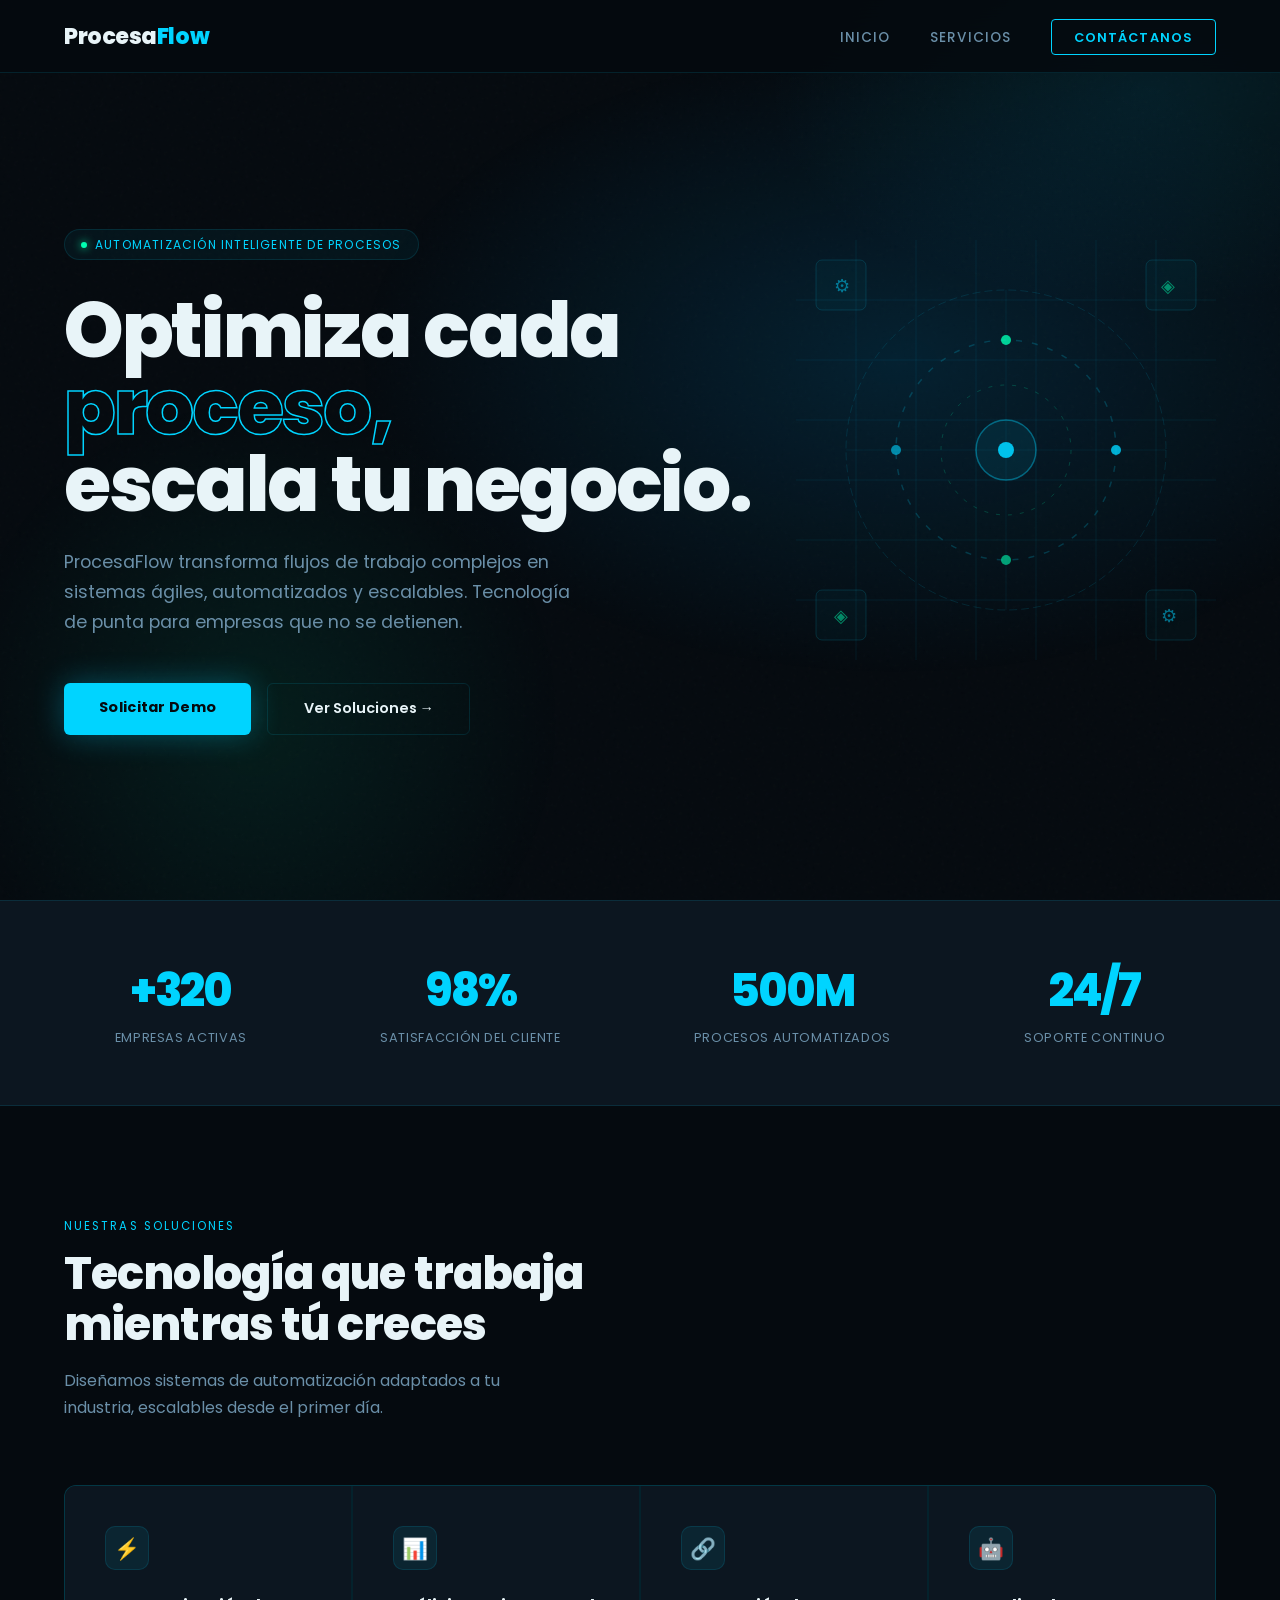
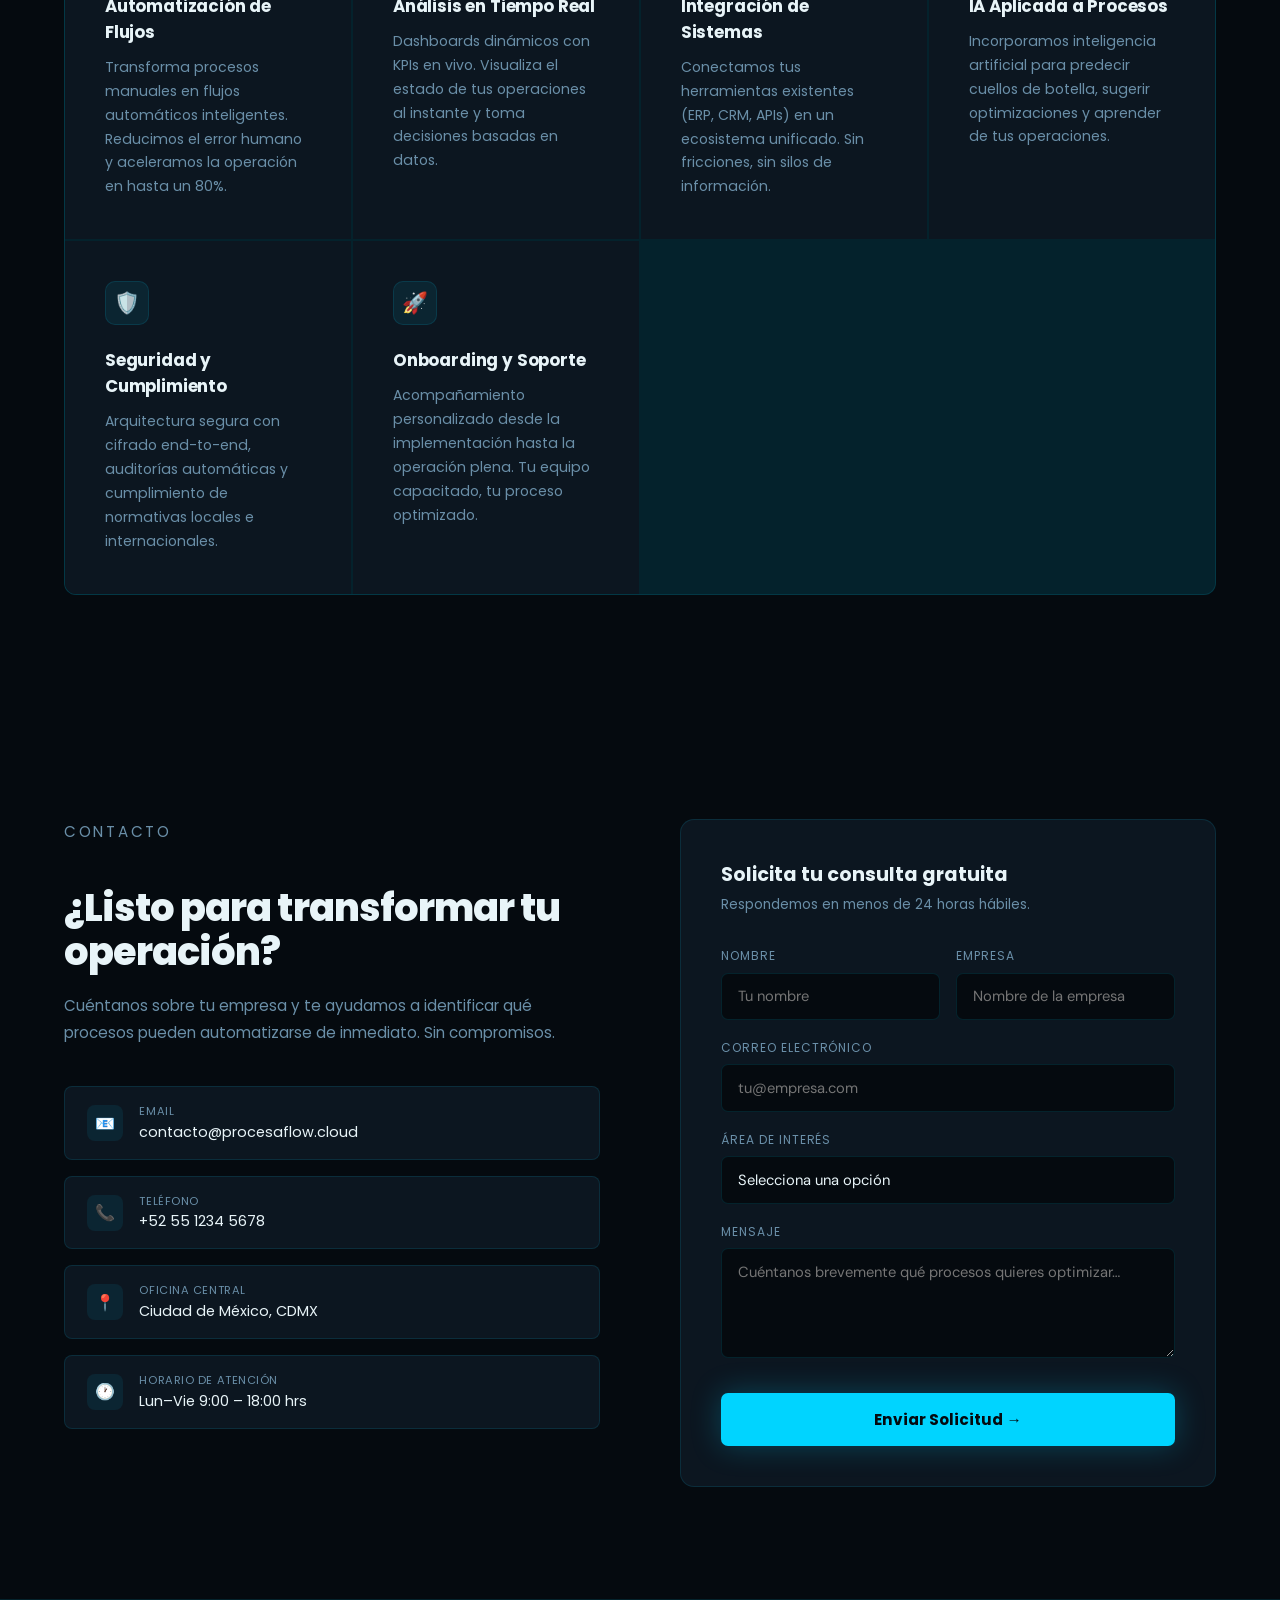
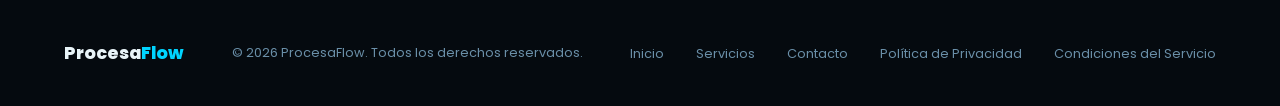
<file: index.html>
<!DOCTYPE html>
<html lang="es">
<head>
  <meta charset="UTF-8" />
  <meta name="viewport" content="width=device-width, initial-scale=1.0"/>
  <title>ProcesaFlow — Automatiza tu Futuro</title>
  <link href="https://fonts.googleapis.com/css2?family=Poppins:wght@400;600;700;800&family=DM+Sans:ital,wght@0,300;0,400;0,500;1,300&display=swap" rel="stylesheet"/>
  <style>
    :root {
      --bg: #050a0f;
      --surface: #0c1620;
      --surface2: #111e2b;
      --accent: #00d4ff;
      --accent2: #0087c8;
      --accent3: #00ffb2;
      --text: #e8f4f8;
      --muted: #6a8fa8;
      --border: rgba(0, 212, 255, 0.12);
      --glow: rgba(0, 212, 255, 0.18);
    }

    *, *::before, *::after { box-sizing: border-box; margin: 0; padding: 0; }

    html { scroll-behavior: smooth; }

    body {
      font-family: 'Poppins', sans-serif;
      background: var(--bg);
      color: var(--text);
      overflow-x: hidden;
    }

    /* ── NOISE OVERLAY ── */
    body::before {
      content: '';
      position: fixed;
      inset: 0;
      background-image: url("data:image/svg+xml,%3Csvg viewBox='0 0 256 256' xmlns='http://www.w3.org/2000/svg'%3E%3Cfilter id='noise'%3E%3CfeTurbulence type='fractalNoise' baseFrequency='0.9' numOctaves='4' stitchTiles='stitch'/%3E%3C/filter%3E%3Crect width='100%25' height='100%25' filter='url(%23noise)' opacity='0.04'/%3E%3C/svg%3E");
      pointer-events: none;
      z-index: 0;
      opacity: 0.5;
    }

    /* ── NAV ── */
    nav {
      position: fixed;
      top: 0; left: 0; right: 0;
      z-index: 100;
      display: flex;
      justify-content: space-between;
      align-items: center;
      padding: 1.2rem 4rem;
      background: rgba(5, 10, 15, 0.85);
      backdrop-filter: blur(16px);
      border-bottom: 1px solid var(--border);
    }

    .nav-logo {
      font-family: 'Poppins', sans-serif;
      font-weight: 800;
      font-size: 1.4rem;
      letter-spacing: -0.02em;
      color: var(--text);
    }
    .nav-logo span { color: var(--accent); }

    .nav-links { display: flex; gap: 2.5rem; list-style: none; }
    .nav-links a {
      font-size: 0.85rem;
      font-weight: 500;
      letter-spacing: 0.08em;
      text-transform: uppercase;
      color: var(--muted);
      text-decoration: none;
      transition: color 0.2s;
    }
    .nav-links a:hover { color: var(--accent); }

    .nav-cta {
      padding: 0.55rem 1.4rem;
      border: 1px solid var(--accent);
      border-radius: 4px;
      color: var(--accent) !important;
      font-size: 0.8rem !important;
      font-weight: 600 !important;
      transition: background 0.2s, color 0.2s !important;
    }
    .nav-cta:hover { background: var(--accent) !important; color: var(--bg) !important; }

    /* ── HERO ── */
    #inicio {
      min-height: 100vh;
      display: flex;
      align-items: center;
      padding: 8rem 4rem 4rem;
      position: relative;
      overflow: hidden;
    }

    /* Mesh background */
    #inicio::after {
      content: '';
      position: absolute;
      inset: 0;
      background:
        radial-gradient(ellipse 60% 50% at 70% 40%, rgba(0,135,200,0.18) 0%, transparent 70%),
        radial-gradient(ellipse 40% 60% at 20% 80%, rgba(0,255,178,0.08) 0%, transparent 60%),
        radial-gradient(ellipse 50% 40% at 90% 10%, rgba(0,212,255,0.1) 0%, transparent 60%);
      pointer-events: none;
    }

    .hero-content {
      max-width: 700px;
      position: relative;
      z-index: 1;
      animation: fadeUp 0.9s ease both;
    }

    .hero-tag {
      display: inline-flex;
      align-items: center;
      gap: 0.5rem;
      padding: 0.35rem 1rem;
      border: 1px solid var(--border);
      border-radius: 100px;
      background: rgba(0,212,255,0.05);
      font-size: 0.75rem;
      letter-spacing: 0.1em;
      text-transform: uppercase;
      color: var(--accent);
      margin-bottom: 2rem;
      animation: fadeUp 0.9s 0.1s ease both;
    }
    .hero-tag::before {
      content: '';
      width: 6px; height: 6px;
      border-radius: 50%;
      background: var(--accent3);
      box-shadow: 0 0 8px var(--accent3);
    }

    h1 {
      font-family: 'Poppins', sans-serif;
      font-size: clamp(2.8rem, 6vw, 5.5rem);
      font-weight: 800;
      line-height: 1.0;
      letter-spacing: -0.03em;
      margin-bottom: 1.6rem;
      animation: fadeUp 0.9s 0.2s ease both;
    }

    h1 em {
      font-style: normal;
      color: transparent;
      -webkit-text-stroke: 1.5px var(--accent);
      display: block;
    }

    .hero-sub {
      font-size: 1.1rem;
      line-height: 1.7;
      color: var(--muted);
      max-width: 520px;
      margin-bottom: 2.8rem;
      animation: fadeUp 0.9s 0.35s ease both;
    }

    .hero-btns {
      display: flex;
      gap: 1rem;
      flex-wrap: wrap;
      animation: fadeUp 0.9s 0.5s ease both;
    }

    .btn-primary {
      padding: 0.9rem 2.2rem;
      background: var(--accent);
      color: var(--bg);
      font-family: 'Poppins', sans-serif;
      font-weight: 700;
      font-size: 0.9rem;
      letter-spacing: 0.02em;
      border: none;
      border-radius: 6px;
      cursor: pointer;
      text-decoration: none;
      transition: transform 0.2s, box-shadow 0.2s;
      box-shadow: 0 0 30px rgba(0,212,255,0.3);
    }
    .btn-primary:hover { transform: translateY(-2px); box-shadow: 0 0 50px rgba(0,212,255,0.5); }

    .btn-outline {
      padding: 0.9rem 2.2rem;
      background: transparent;
      color: var(--text);
      font-family: 'Poppins', sans-serif;
      font-weight: 600;
      font-size: 0.9rem;
      border: 1px solid var(--border);
      border-radius: 6px;
      cursor: pointer;
      text-decoration: none;
      transition: border-color 0.2s, color 0.2s;
    }
    .btn-outline:hover { border-color: var(--accent); color: var(--accent); }

    /* Floating grid visual */
    .hero-visual {
      position: absolute;
      right: 4rem;
      top: 50%;
      transform: translateY(-50%);
      width: 420px;
      height: 420px;
      z-index: 1;
      animation: floatIn 1.1s 0.4s ease both;
    }

    .grid-svg { width: 100%; height: 100%; }

    /* ── SERVICES ── */
    #servicios {
      padding: 7rem 4rem;
      position: relative;
    }

    .section-label {
      font-size: 0.72rem;
      letter-spacing: 0.18em;
      text-transform: uppercase;
      color: var(--accent);
      margin-bottom: 0.8rem;
    }

    .section-title {
      font-family: 'Poppins', sans-serif;
      font-size: clamp(1.8rem, 3.5vw, 3rem);
      font-weight: 800;
      letter-spacing: -0.02em;
      line-height: 1.15;
      margin-bottom: 1rem;
    }

    .section-sub {
      color: var(--muted);
      font-size: 1rem;
      line-height: 1.7;
      max-width: 480px;
      margin-bottom: 4rem;
    }

    .services-grid {
      display: grid;
      grid-template-columns: repeat(auto-fit, minmax(280px, 1fr));
      gap: 1.5px;
      background: var(--border);
      border: 1px solid var(--border);
      border-radius: 12px;
      overflow: hidden;
    }

    .service-card {
      background: var(--surface);
      padding: 2.5rem;
      position: relative;
      overflow: hidden;
      transition: background 0.3s;
    }
    .service-card:hover { background: var(--surface2); }
    .service-card::after {
      content: '';
      position: absolute;
      top: 0; left: 0; right: 0;
      height: 2px;
      background: linear-gradient(90deg, var(--accent), var(--accent3));
      transform: scaleX(0);
      transform-origin: left;
      transition: transform 0.4s ease;
    }
    .service-card:hover::after { transform: scaleX(1); }

    .service-icon {
      width: 44px; height: 44px;
      border-radius: 10px;
      background: rgba(0,212,255,0.08);
      border: 1px solid var(--border);
      display: flex; align-items: center; justify-content: center;
      margin-bottom: 1.4rem;
      font-size: 1.3rem;
    }

    .service-card h3 {
      font-family: 'Poppins', sans-serif;
      font-size: 1.05rem;
      font-weight: 700;
      margin-bottom: 0.7rem;
      letter-spacing: -0.01em;
    }

    .service-card p {
      font-size: 0.88rem;
      line-height: 1.7;
      color: var(--muted);
    }

    /* ── STATS ── */
    .stats-bar {
      background: var(--surface);
      border-top: 1px solid var(--border);
      border-bottom: 1px solid var(--border);
      padding: 3.5rem 4rem;
      display: flex;
      justify-content: space-around;
      flex-wrap: wrap;
      gap: 2rem;
    }

    .stat {
      text-align: center;
    }

    .stat-num {
      font-family: 'Poppins', sans-serif;
      font-size: 2.8rem;
      font-weight: 800;
      color: var(--accent);
      letter-spacing: -0.04em;
      display: block;
    }

    .stat-label {
      font-size: 0.8rem;
      color: var(--muted);
      letter-spacing: 0.05em;
      text-transform: uppercase;
    }

    /* ── CONTACT ── */
    #contacto {
      padding: 7rem 4rem;
      display: grid;
      grid-template-columns: 1fr 1fr;
      gap: 5rem;
      align-items: start;
    }

    .contact-info h2 {
      font-family: 'Poppins', sans-serif;
      font-size: clamp(1.8rem, 3vw, 2.8rem);
      font-weight: 800;
      letter-spacing: -0.025em;
      line-height: 1.15;
      margin-bottom: 1.2rem;
    }

    .contact-info p {
      color: var(--muted);
      font-size: 0.95rem;
      line-height: 1.75;
      margin-bottom: 2.5rem;
    }

    .contact-items { display: flex; flex-direction: column; gap: 1rem; }

    .contact-item {
      display: flex;
      align-items: center;
      gap: 1rem;
      padding: 1rem 1.4rem;
      background: var(--surface);
      border: 1px solid var(--border);
      border-radius: 8px;
      font-size: 0.9rem;
      transition: border-color 0.2s;
    }
    .contact-item:hover { border-color: var(--accent); }

    .contact-item-icon {
      width: 36px; height: 36px;
      border-radius: 8px;
      background: rgba(0,212,255,0.08);
      display: flex; align-items: center; justify-content: center;
      font-size: 1rem;
      flex-shrink: 0;
    }

    .contact-item-text small {
      display: block;
      font-size: 0.7rem;
      color: var(--muted);
      letter-spacing: 0.05em;
      text-transform: uppercase;
      margin-bottom: 0.1rem;
    }

    /* Form */
    .contact-form {
      background: var(--surface);
      border: 1px solid var(--border);
      border-radius: 14px;
      padding: 2.5rem;
    }

    .contact-form h3 {
      font-family: 'Poppins', sans-serif;
      font-size: 1.2rem;
      font-weight: 700;
      margin-bottom: 0.4rem;
    }
    .contact-form > p {
      font-size: 0.85rem;
      color: var(--muted);
      margin-bottom: 2rem;
    }

    .form-group { margin-bottom: 1.2rem; }

    .form-group label {
      display: block;
      font-size: 0.75rem;
      letter-spacing: 0.08em;
      text-transform: uppercase;
      color: var(--muted);
      margin-bottom: 0.45rem;
    }

    .form-group input,
    .form-group select,
    .form-group textarea {
      width: 100%;
      padding: 0.8rem 1rem;
      background: var(--bg);
      border: 1px solid var(--border);
      border-radius: 7px;
      color: var(--text);
      font-family: 'DM Sans', sans-serif;
      font-size: 0.92rem;
      outline: none;
      transition: border-color 0.2s, box-shadow 0.2s;
      appearance: none;
    }

    .form-group input:focus,
    .form-group select:focus,
    .form-group textarea:focus {
      border-color: var(--accent);
      box-shadow: 0 0 0 3px rgba(0,212,255,0.1);
    }

    .form-group textarea { resize: vertical; min-height: 110px; }

    .form-row { display: grid; grid-template-columns: 1fr 1fr; gap: 1rem; }

    .form-submit {
      width: 100%;
      padding: 0.95rem;
      background: var(--accent);
      color: var(--bg);
      border: none;
      border-radius: 7px;
      font-family: 'Poppins', sans-serif;
      font-weight: 700;
      font-size: 0.95rem;
      cursor: pointer;
      margin-top: 0.5rem;
      transition: transform 0.2s, box-shadow 0.2s;
      box-shadow: 0 0 30px rgba(0,212,255,0.25);
    }
    .form-submit:hover { transform: translateY(-2px); box-shadow: 0 0 45px rgba(0,212,255,0.45); }

    /* ── FOOTER ── */
    footer {
      border-top: 1px solid var(--border);
      padding: 2.5rem 4rem;
      display: flex;
      justify-content: space-between;
      align-items: center;
      flex-wrap: wrap;
      gap: 1rem;
    }

    .footer-logo {
      font-family: 'Poppins', sans-serif;
      font-weight: 800;
      font-size: 1.1rem;
      color: var(--text);
    }
    .footer-logo span { color: var(--accent); }

    footer p { font-size: 0.8rem; color: var(--muted); }

    .footer-links { display: flex; gap: 2rem; list-style: none; }
    .footer-links a {
      font-size: 0.8rem;
      color: var(--muted);
      text-decoration: none;
      transition: color 0.2s;
    }
    .footer-links a:hover { color: var(--accent); }

    /* ── ANIMATIONS ── */
    @keyframes fadeUp {
      from { opacity: 0; transform: translateY(28px); }
      to   { opacity: 1; transform: translateY(0); }
    }

    @keyframes floatIn {
      from { opacity: 0; transform: translateY(-50%) translateX(40px); }
      to   { opacity: 1; transform: translateY(-50%) translateX(0); }
    }

    @keyframes pulse {
      0%, 100% { opacity: 1; }
      50% { opacity: 0.4; }
    }

    @keyframes spin {
      from { transform: rotate(0deg); }
      to   { transform: rotate(360deg); }
    }

    /* ── RESPONSIVE ── */
    @media (max-width: 900px) {
      nav { padding: 1rem 1.5rem; }
      .nav-links { display: none; }
      #inicio { padding: 7rem 1.5rem 3rem; }
      .hero-visual { display: none; }
      #servicios { padding: 5rem 1.5rem; }
      .stats-bar { padding: 3rem 1.5rem; }
      #contacto { padding: 5rem 1.5rem; grid-template-columns: 1fr; gap: 3rem; }
      footer { padding: 2rem 1.5rem; flex-direction: column; text-align: center; }
    }

    /* Success message */
    .success-msg {
      display: none;
      padding: 1rem;
      background: rgba(0,255,178,0.1);
      border: 1px solid var(--accent3);
      border-radius: 7px;
      color: var(--accent3);
      font-size: 0.88rem;
      text-align: center;
      margin-top: 1rem;
    }
  </style>
</head>
<body>

  <!-- NAV -->
  <nav>
    <div class="nav-logo">Procesa<span>Flow</span></div>
    <ul class="nav-links">
      <li><a href="#inicio">Inicio</a></li>
      <li><a href="#servicios">Servicios</a></li>
      <li><a href="#contacto" class="nav-cta">Contáctanos</a></li>
    </ul>
  </nav>

  <!-- HERO -->
  <section id="inicio">
    <div class="hero-content">
      <div class="hero-tag">Automatización Inteligente de Procesos</div>
      <h1>
        Optimiza cada <em>proceso,</em>
        escala tu negocio.
      </h1>
      <p class="hero-sub">
        ProcesaFlow transforma flujos de trabajo complejos en sistemas ágiles, automatizados y escalables. Tecnología de punta para empresas que no se detienen.
      </p>
      <div class="hero-btns">
        <a href="#contacto" class="btn-primary">Solicitar Demo</a>
        <a href="#servicios" class="btn-outline">Ver Soluciones →</a>
      </div>
    </div>

    <!-- Animated SVG Visual -->
    <div class="hero-visual">
      <svg class="grid-svg" viewBox="0 0 420 420" fill="none" xmlns="http://www.w3.org/2000/svg">
        <!-- Grid lines -->
        <g stroke="rgba(0,212,255,0.08)" stroke-width="1">
          <line x1="0" y1="60" x2="420" y2="60"/>
          <line x1="0" y1="120" x2="420" y2="120"/>
          <line x1="0" y1="180" x2="420" y2="180"/>
          <line x1="0" y1="240" x2="420" y2="240"/>
          <line x1="0" y1="300" x2="420" y2="300"/>
          <line x1="0" y1="360" x2="420" y2="360"/>
          <line x1="60" y1="0" x2="60" y2="420"/>
          <line x1="120" y1="0" x2="120" y2="420"/>
          <line x1="180" y1="0" x2="180" y2="420"/>
          <line x1="240" y1="0" x2="240" y2="420"/>
          <line x1="300" y1="0" x2="300" y2="420"/>
          <line x1="360" y1="0" x2="360" y2="420"/>
        </g>

        <!-- Outer ring -->
        <circle cx="210" cy="210" r="160" stroke="rgba(0,212,255,0.12)" stroke-width="1" stroke-dasharray="8 4"/>

        <!-- Mid ring spinning -->
        <circle cx="210" cy="210" r="110" stroke="rgba(0,212,255,0.2)" stroke-width="1.5" stroke-dasharray="6 10"
          style="transform-origin:210px 210px;animation:spin 18s linear infinite"/>

        <!-- Inner ring counter -->
        <circle cx="210" cy="210" r="65" stroke="rgba(0,255,178,0.2)" stroke-width="1" stroke-dasharray="4 8"
          style="transform-origin:210px 210px;animation:spin 10s linear infinite reverse"/>

        <!-- Core glow -->
        <circle cx="210" cy="210" r="30" fill="rgba(0,212,255,0.08)" stroke="rgba(0,212,255,0.4)" stroke-width="1.5"/>
        <circle cx="210" cy="210" r="8" fill="rgba(0,212,255,0.9)" style="animation:pulse 2s ease-in-out infinite"/>

        <!-- Connector dots on mid ring -->
        <circle cx="210" cy="100" r="5" fill="rgba(0,255,178,0.8)" style="transform-origin:210px 210px;animation:spin 18s linear infinite"/>
        <circle cx="320" cy="210" r="5" fill="rgba(0,212,255,0.8)" style="transform-origin:210px 210px;animation:spin 18s linear infinite"/>
        <circle cx="210" cy="320" r="5" fill="rgba(0,255,178,0.6)" style="transform-origin:210px 210px;animation:spin 18s linear infinite"/>
        <circle cx="100" cy="210" r="5" fill="rgba(0,212,255,0.6)" style="transform-origin:210px 210px;animation:spin 18s linear infinite"/>

        <!-- Lines from core to edge -->
        <line x1="210" y1="210" x2="210" y2="50" stroke="rgba(0,212,255,0.07)" stroke-width="1"/>
        <line x1="210" y1="210" x2="370" y2="210" stroke="rgba(0,212,255,0.07)" stroke-width="1"/>
        <line x1="210" y1="210" x2="50" y2="210" stroke="rgba(0,212,255,0.07)" stroke-width="1"/>
        <line x1="210" y1="210" x2="210" y2="370" stroke="rgba(0,212,255,0.07)" stroke-width="1"/>

        <!-- Corner accent boxes -->
        <rect x="20" y="20" width="50" height="50" rx="6" stroke="rgba(0,212,255,0.15)" stroke-width="1" fill="rgba(0,212,255,0.03)"/>
        <rect x="350" y="20" width="50" height="50" rx="6" stroke="rgba(0,212,255,0.15)" stroke-width="1" fill="rgba(0,212,255,0.03)"/>
        <rect x="20" y="350" width="50" height="50" rx="6" stroke="rgba(0,212,255,0.15)" stroke-width="1" fill="rgba(0,212,255,0.03)"/>
        <rect x="350" y="350" width="50" height="50" rx="6" stroke="rgba(0,212,255,0.15)" stroke-width="1" fill="rgba(0,212,255,0.03)"/>

        <!-- Mini icons in corners -->
        <text x="38" y="52" fill="rgba(0,212,255,0.5)" font-size="18">⚙</text>
        <text x="365" y="52" fill="rgba(0,255,178,0.5)" font-size="18">◈</text>
        <text x="38" y="382" fill="rgba(0,255,178,0.5)" font-size="18">◈</text>
        <text x="365" y="382" fill="rgba(0,212,255,0.5)" font-size="18">⚙</text>
      </svg>
    </div>
  </section>

  <!-- STATS -->
  <div class="stats-bar">
    <div class="stat">
      <span class="stat-num">+320</span>
      <span class="stat-label">Empresas Activas</span>
    </div>
    <div class="stat">
      <span class="stat-num">98%</span>
      <span class="stat-label">Satisfacción del Cliente</span>
    </div>
    <div class="stat">
      <span class="stat-num">500M</span>
      <span class="stat-label">Procesos Automatizados</span>
    </div>
    <div class="stat">
      <span class="stat-num">24/7</span>
      <span class="stat-label">Soporte Continuo</span>
    </div>
  </div>

  <!-- SERVICES -->
  <section id="servicios">
    <p class="section-label">Nuestras Soluciones</p>
    <h2 class="section-title">Tecnología que trabaja<br>mientras tú creces</h2>
    <p class="section-sub">Diseñamos sistemas de automatización adaptados a tu industria, escalables desde el primer día.</p>

    <div class="services-grid">
      <div class="service-card">
        <div class="service-icon">⚡</div>
        <h3>Automatización de Flujos</h3>
        <p>Transforma procesos manuales en flujos automáticos inteligentes. Reducimos el error humano y aceleramos la operación en hasta un 80%.</p>
      </div>
      <div class="service-card">
        <div class="service-icon">📊</div>
        <h3>Análisis en Tiempo Real</h3>
        <p>Dashboards dinámicos con KPIs en vivo. Visualiza el estado de tus operaciones al instante y toma decisiones basadas en datos.</p>
      </div>
      <div class="service-card">
        <div class="service-icon">🔗</div>
        <h3>Integración de Sistemas</h3>
        <p>Conectamos tus herramientas existentes (ERP, CRM, APIs) en un ecosistema unificado. Sin fricciones, sin silos de información.</p>
      </div>
      <div class="service-card">
        <div class="service-icon">🤖</div>
        <h3>IA Aplicada a Procesos</h3>
        <p>Incorporamos inteligencia artificial para predecir cuellos de botella, sugerir optimizaciones y aprender de tus operaciones.</p>
      </div>
      <div class="service-card">
        <div class="service-icon">🛡️</div>
        <h3>Seguridad y Cumplimiento</h3>
        <p>Arquitectura segura con cifrado end-to-end, auditorías automáticas y cumplimiento de normativas locales e internacionales.</p>
      </div>
      <div class="service-card">
        <div class="service-icon">🚀</div>
        <h3>Onboarding y Soporte</h3>
        <p>Acompañamiento personalizado desde la implementación hasta la operación plena. Tu equipo capacitado, tu proceso optimizado.</p>
      </div>
    </div>
  </section>

  <!-- CONTACT -->
  <section id="contacto">
    <div class="contact-info">
      <p class="section-label">Contacto</p>
      <h2>¿Listo para transformar tu operación?</h2>
      <p>Cuéntanos sobre tu empresa y te ayudamos a identificar qué procesos pueden automatizarse de inmediato. Sin compromisos.</p>

      <div class="contact-items">
        <div class="contact-item">
          <div class="contact-item-icon">📧</div>
          <div class="contact-item-text">
            <small>Email</small>
            contacto@procesaflow.cloud
          </div>
        </div>
        <div class="contact-item">
          <div class="contact-item-icon">📞</div>
          <div class="contact-item-text">
            <small>Teléfono</small>
            +52 55 1234 5678
          </div>
        </div>
        <div class="contact-item">
          <div class="contact-item-icon">📍</div>
          <div class="contact-item-text">
            <small>Oficina Central</small>
            Ciudad de México, CDMX
          </div>
        </div>
        <div class="contact-item">
          <div class="contact-item-icon">🕐</div>
          <div class="contact-item-text">
            <small>Horario de Atención</small>
            Lun–Vie 9:00 – 18:00 hrs
          </div>
        </div>
      </div>
    </div>

    <!-- FORM -->
    <div class="contact-form">
      <h3>Solicita tu consulta gratuita</h3>
      <p>Respondemos en menos de 24 horas hábiles.</p>

      <div class="form-row">
        <div class="form-group">
          <label>Nombre</label>
          <input type="text" placeholder="Tu nombre" id="nombre"/>
        </div>
        <div class="form-group">
          <label>Empresa</label>
          <input type="text" placeholder="Nombre de la empresa" id="empresa"/>
        </div>
      </div>

      <div class="form-group">
        <label>Correo Electrónico</label>
        <input type="email" placeholder="tu@empresa.com" id="email"/>
      </div>

      <div class="form-group">
        <label>Área de Interés</label>
        <select id="area">
          <option value="" disabled selected>Selecciona una opción</option>
          <option>Automatización de Flujos</option>
          <option>Análisis en Tiempo Real</option>
          <option>Integración de Sistemas</option>
          <option>IA Aplicada a Procesos</option>
          <option>Seguridad y Cumplimiento</option>
          <option>Otro</option>
        </select>
      </div>

      <div class="form-group">
        <label>Mensaje</label>
        <textarea placeholder="Cuéntanos brevemente qué procesos quieres optimizar…" id="mensaje"></textarea>
      </div>

      <button class="form-submit" onclick="enviarFormulario()">Enviar Solicitud →</button>

      <div class="success-msg" id="successMsg">
        ✅ ¡Gracias! Tu mensaje fue enviado. Te contactaremos pronto.
      </div>
    </div>
  </section>

  <!-- FOOTER -->
  <footer>
    <div class="footer-logo">Procesa<span>Flow</span></div>
    <p>© 2026 ProcesaFlow. Todos los derechos reservados.</p>
    <ul class="footer-links">
      <li><a href="#inicio">Inicio</a></li>
      <li><a href="#servicios">Servicios</a></li>
      <li><a href="#contacto">Contacto</a></li>
      <li><a href="politica-privacidad.html">Política de Privacidad</a></li>
      <li><a href="condiciones-servicio.html">Condiciones del Servicio</a></li>
    </ul>
  </footer>

  <script>
    function enviarFormulario() {
      const nombre = document.getElementById('nombre').value.trim();
      const email = document.getElementById('email').value.trim();
      const mensaje = document.getElementById('mensaje').value.trim();

      if (!nombre || !email || !mensaje) {
        alert('Por favor completa los campos obligatorios: Nombre, Correo y Mensaje.');
        return;
      }

      const emailRegex = /^[^\s@]+@[^\s@]+\.[^\s@]+$/;
      if (!emailRegex.test(email)) {
        alert('Por favor ingresa un correo electrónico válido.');
        return;
      }

      document.getElementById('successMsg').style.display = 'block';
      ['nombre','empresa','email','mensaje'].forEach(id => document.getElementById(id).value = '');
      document.getElementById('area').selectedIndex = 0;

      setTimeout(() => {
        document.getElementById('successMsg').style.display = 'none';
      }, 5000);
    }

    // Animate stats numbers on scroll
    const stats = document.querySelectorAll('.stat-num');
    const observer = new IntersectionObserver(entries => {
      entries.forEach(entry => {
        if (entry.isIntersecting) {
          entry.target.style.animation = 'fadeUp 0.6s ease both';
        }
      });
    }, { threshold: 0.5 });
    stats.forEach(s => observer.observe(s));
  </script>

</body>
</html>
</file>
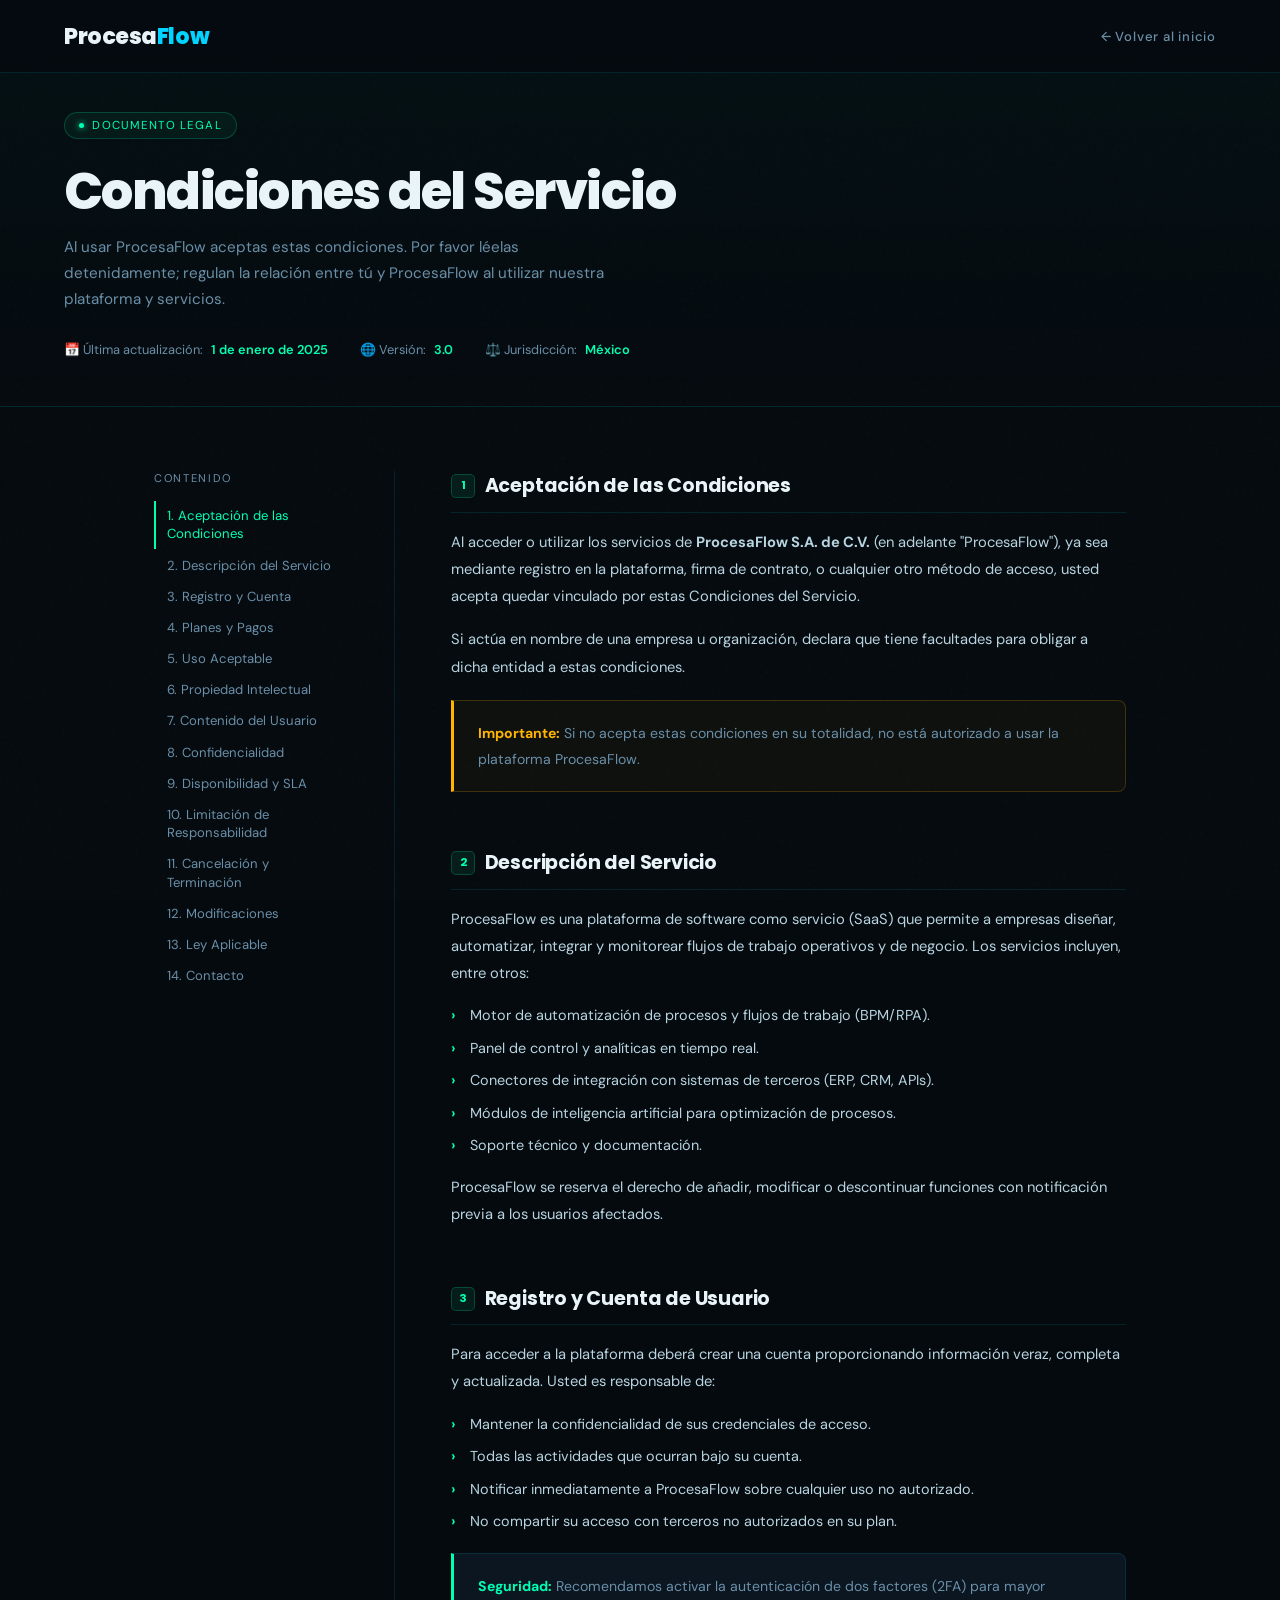
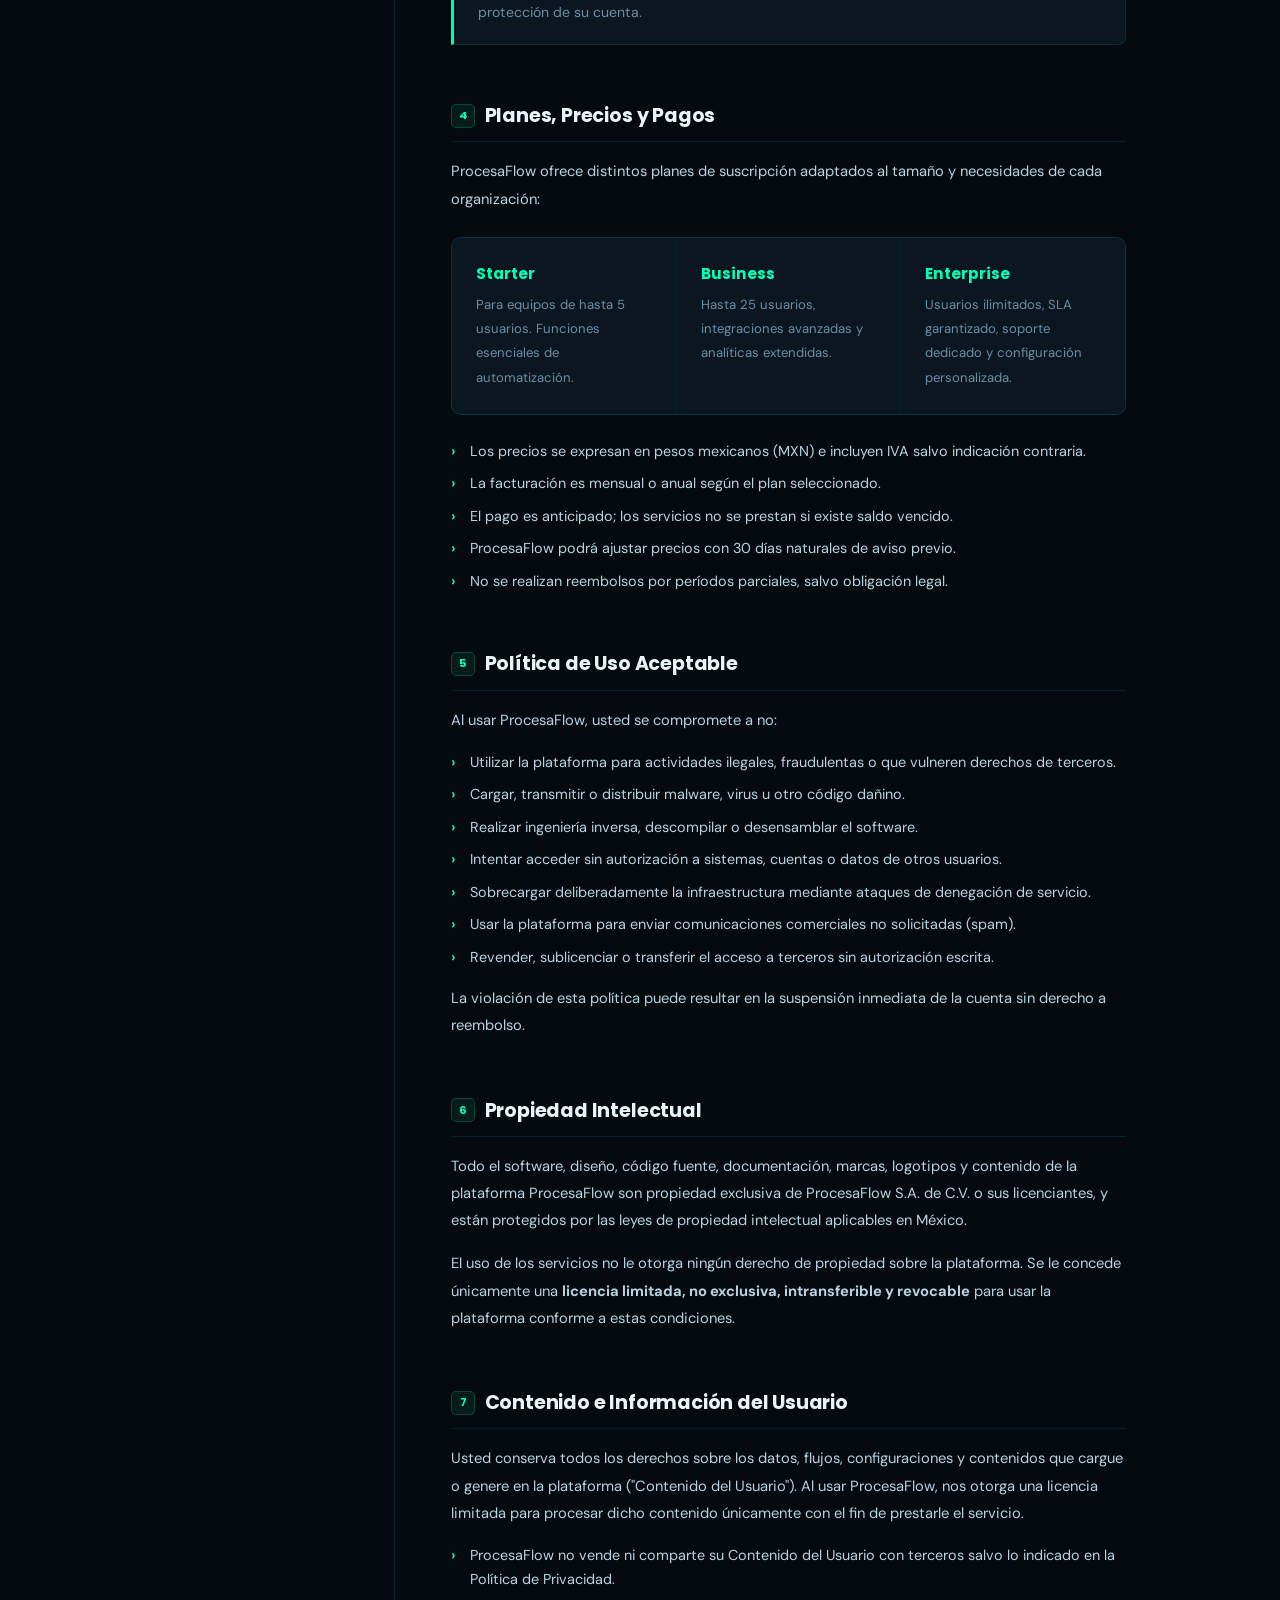
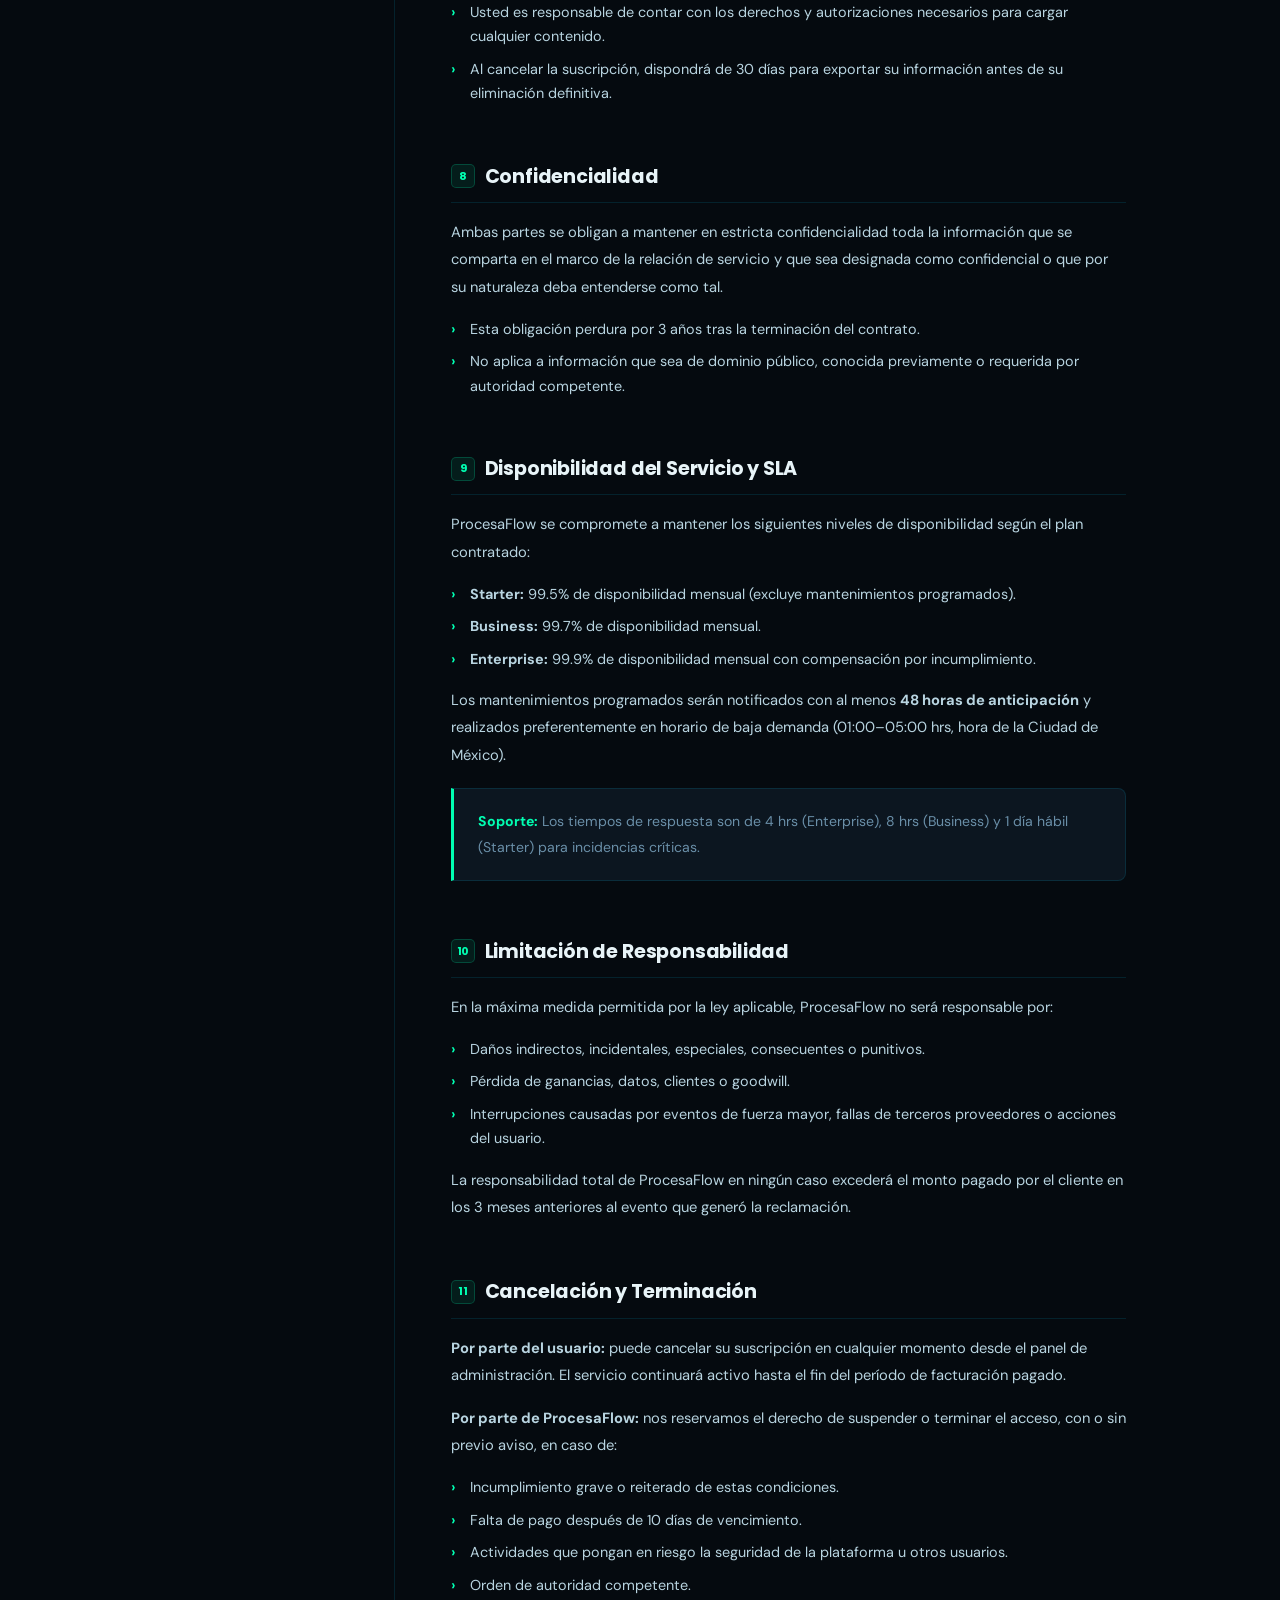
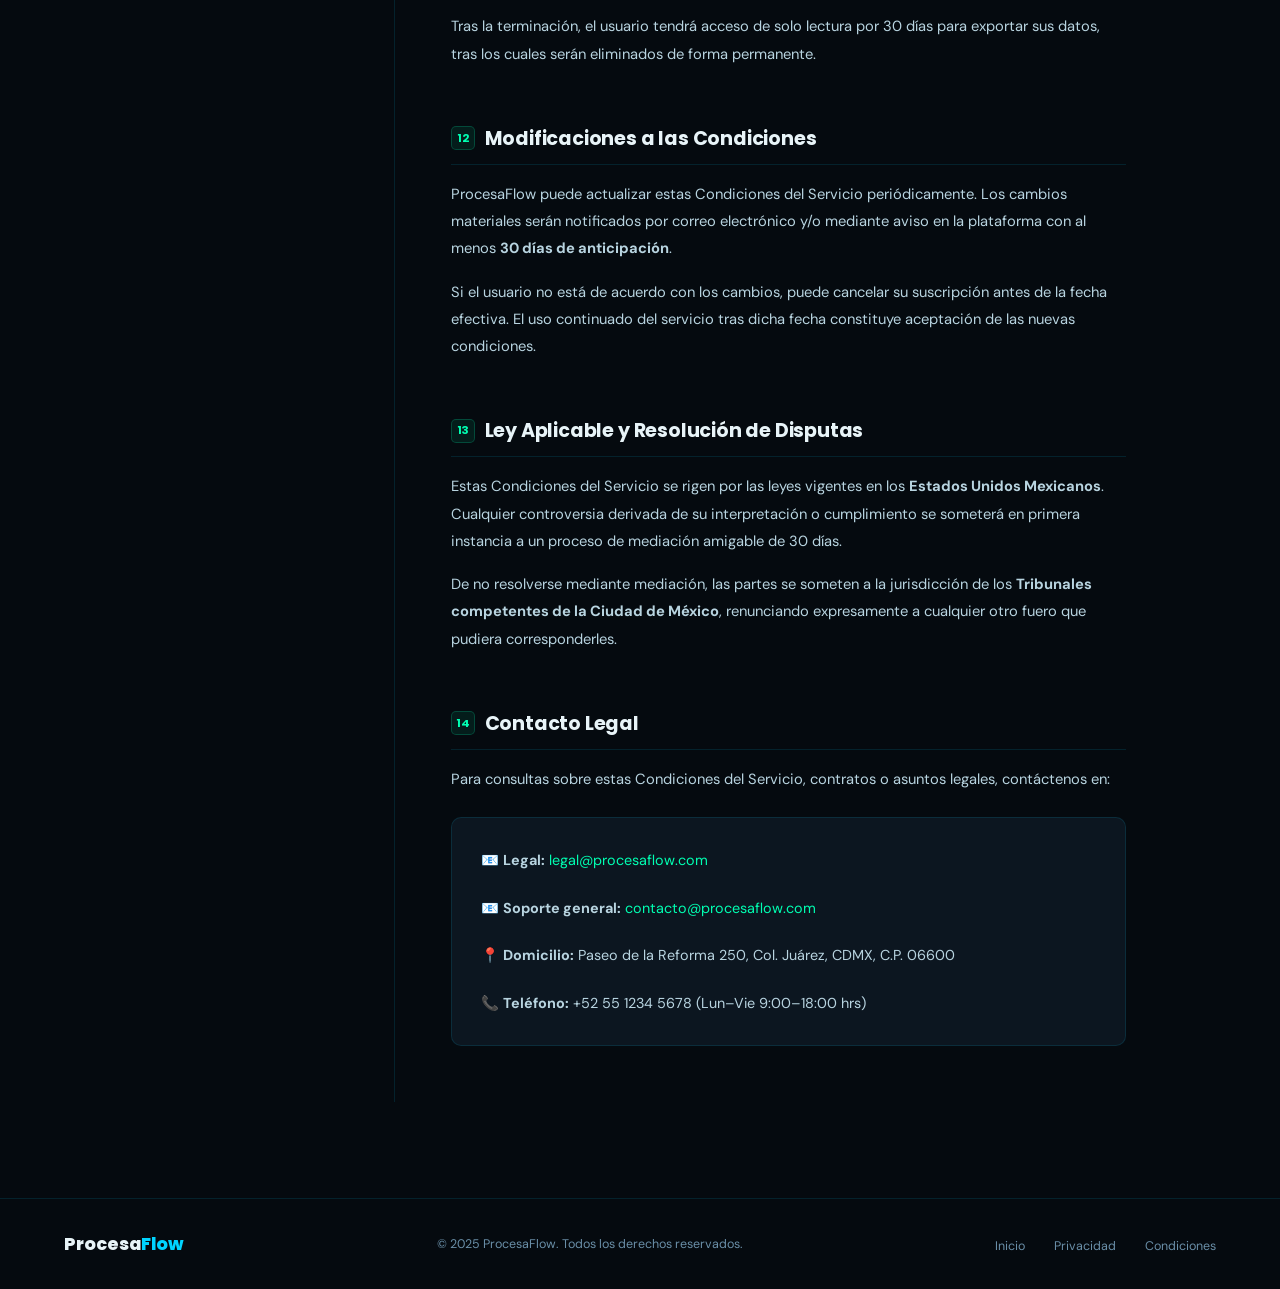
<file: condiciones-servicio.html>
<!DOCTYPE html>
<html lang="es">
<head>
  <meta charset="UTF-8" />
  <meta name="viewport" content="width=device-width, initial-scale=1.0"/>
  <title>Condiciones del Servicio — ProcesaFlow</title>
  <link href="https://fonts.googleapis.com/css2?family=Poppins:wght@400;600;700;800&family=DM+Sans:ital,wght@0,300;0,400;0,500;1,300&display=swap" rel="stylesheet"/>
  <style>
    :root {
      --bg: #050a0f;
      --surface: #0c1620;
      --surface2: #111e2b;
      --accent: #00d4ff;
      --accent3: #00ffb2;
      --text: #e8f4f8;
      --muted: #6a8fa8;
      --border: rgba(0, 212, 255, 0.12);
    }

    *, *::before, *::after { box-sizing: border-box; margin: 0; padding: 0; }
    html { scroll-behavior: smooth; }

    body {
      font-family: 'DM Sans', sans-serif;
      background: var(--bg);
      color: var(--text);
      overflow-x: hidden;
    }

    body::before {
      content: '';
      position: fixed;
      inset: 0;
      background-image: url("data:image/svg+xml,%3Csvg viewBox='0 0 256 256' xmlns='http://www.w3.org/2000/svg'%3E%3Cfilter id='noise'%3E%3CfeTurbulence type='fractalNoise' baseFrequency='0.9' numOctaves='4' stitchTiles='stitch'/%3E%3C/filter%3E%3Crect width='100%25' height='100%25' filter='url(%23noise)' opacity='0.04'/%3E%3C/svg%3E");
      pointer-events: none;
      z-index: 0;
      opacity: 0.5;
    }

    nav {
      position: fixed;
      top: 0; left: 0; right: 0;
      z-index: 100;
      display: flex;
      justify-content: space-between;
      align-items: center;
      padding: 1.2rem 4rem;
      background: rgba(5, 10, 15, 0.9);
      backdrop-filter: blur(16px);
      border-bottom: 1px solid var(--border);
    }

    .nav-logo {
      font-family: 'Poppins', sans-serif;
      font-weight: 800;
      font-size: 1.4rem;
      letter-spacing: -0.02em;
      color: var(--text);
      text-decoration: none;
    }
    .nav-logo span { color: var(--accent); }

    .nav-back {
      display: flex;
      align-items: center;
      gap: 0.5rem;
      font-size: 0.82rem;
      font-weight: 500;
      letter-spacing: 0.06em;
      color: var(--muted);
      text-decoration: none;
      transition: color 0.2s;
    }
    .nav-back:hover { color: var(--accent); }

    .page-hero {
      padding: 7rem 4rem 3rem;
      position: relative;
      border-bottom: 1px solid var(--border);
      background: linear-gradient(180deg, rgba(0,255,178,0.03) 0%, transparent 100%);
    }

    .page-tag {
      display: inline-flex;
      align-items: center;
      gap: 0.5rem;
      padding: 0.3rem 0.9rem;
      border: 1px solid rgba(0,255,178,0.2);
      border-radius: 100px;
      background: rgba(0,255,178,0.05);
      font-size: 0.72rem;
      letter-spacing: 0.1em;
      text-transform: uppercase;
      color: var(--accent3);
      margin-bottom: 1.5rem;
    }
    .page-tag::before {
      content: '';
      width: 5px; height: 5px;
      border-radius: 50%;
      background: var(--accent3);
      box-shadow: 0 0 6px var(--accent3);
    }

    .page-hero h1 {
      font-family: 'Poppins', sans-serif;
      font-size: clamp(2rem, 4vw, 3.2rem);
      font-weight: 800;
      letter-spacing: -0.03em;
      line-height: 1.1;
      margin-bottom: 1rem;
      animation: fadeUp 0.7s ease both;
    }

    .page-hero p {
      color: var(--muted);
      font-size: 0.95rem;
      line-height: 1.7;
      max-width: 560px;
      animation: fadeUp 0.7s 0.1s ease both;
    }

    .page-meta {
      display: flex;
      gap: 2rem;
      margin-top: 1.8rem;
      flex-wrap: wrap;
      animation: fadeUp 0.7s 0.2s ease both;
    }

    .meta-item {
      display: flex;
      align-items: center;
      gap: 0.5rem;
      font-size: 0.8rem;
      color: var(--muted);
    }
    .meta-item span { color: var(--accent3); font-weight: 600; }

    .doc-layout {
      display: grid;
      grid-template-columns: 240px 1fr;
      gap: 0;
      max-width: 1100px;
      margin: 0 auto;
      padding: 4rem 4rem 6rem;
      position: relative;
      z-index: 1;
    }

    .toc {
      position: sticky;
      top: 5rem;
      align-self: start;
      padding-right: 3rem;
    }

    .toc-title {
      font-size: 0.7rem;
      letter-spacing: 0.15em;
      text-transform: uppercase;
      color: var(--muted);
      margin-bottom: 1rem;
    }

    .toc-list { list-style: none; }
    .toc-list li { margin-bottom: 0.1rem; }
    .toc-list a {
      font-size: 0.82rem;
      color: var(--muted);
      text-decoration: none;
      display: block;
      padding: 0.35rem 0.7rem;
      border-left: 2px solid transparent;
      transition: color 0.2s, border-color 0.2s;
      line-height: 1.4;
    }
    .toc-list a:hover,
    .toc-list a.active { color: var(--accent3); border-left-color: var(--accent3); }

    .doc-content { border-left: 1px solid var(--border); padding-left: 3.5rem; }

    .doc-section {
      margin-bottom: 3.5rem;
      animation: fadeUp 0.6s ease both;
    }

    .doc-section h2 {
      font-family: 'Poppins', sans-serif;
      font-size: 1.2rem;
      font-weight: 700;
      letter-spacing: -0.01em;
      margin-bottom: 1rem;
      padding-bottom: 0.7rem;
      border-bottom: 1px solid var(--border);
      display: flex;
      align-items: center;
      gap: 0.6rem;
    }

    .section-num {
      display: inline-flex;
      align-items: center;
      justify-content: center;
      width: 24px; height: 24px;
      border-radius: 5px;
      background: rgba(0,255,178,0.08);
      border: 1px solid rgba(0,255,178,0.2);
      font-size: 0.7rem;
      font-family: 'Poppins', sans-serif;
      font-weight: 700;
      color: var(--accent3);
      flex-shrink: 0;
    }

    .doc-section p {
      font-size: 0.92rem;
      line-height: 1.85;
      color: #b8d4e0;
      margin-bottom: 1rem;
    }

    .doc-section ul {
      list-style: none;
      margin: 0.8rem 0 1rem;
      display: flex;
      flex-direction: column;
      gap: 0.5rem;
    }

    .doc-section ul li {
      font-size: 0.9rem;
      line-height: 1.7;
      color: #b8d4e0;
      padding-left: 1.2rem;
      position: relative;
    }
    .doc-section ul li::before {
      content: '›';
      position: absolute;
      left: 0;
      color: var(--accent3);
      font-weight: 700;
    }

    .highlight-box {
      background: var(--surface);
      border: 1px solid var(--border);
      border-left: 3px solid var(--accent3);
      border-radius: 0 8px 8px 0;
      padding: 1.2rem 1.5rem;
      margin: 1.2rem 0;
    }

    .highlight-box p { margin: 0; font-size: 0.88rem; color: var(--muted); }
    .highlight-box strong { color: var(--accent3); }

    .warning-box {
      background: rgba(255,180,0,0.04);
      border: 1px solid rgba(255,180,0,0.2);
      border-left: 3px solid #ffb400;
      border-radius: 0 8px 8px 0;
      padding: 1.2rem 1.5rem;
      margin: 1.2rem 0;
    }
    .warning-box p { margin: 0; font-size: 0.88rem; color: var(--muted); }
    .warning-box strong { color: #ffb400; }

    .plans-grid {
      display: grid;
      grid-template-columns: repeat(3, 1fr);
      gap: 1px;
      background: var(--border);
      border: 1px solid var(--border);
      border-radius: 10px;
      overflow: hidden;
      margin: 1.5rem 0;
    }

    .plan-card {
      background: var(--surface);
      padding: 1.5rem;
    }

    .plan-card h4 {
      font-family: 'Poppins', sans-serif;
      font-size: 0.95rem;
      font-weight: 700;
      margin-bottom: 0.5rem;
      color: var(--accent3);
    }

    .plan-card p {
      font-size: 0.82rem;
      color: var(--muted);
      margin: 0;
    }

    .contact-block {
      background: var(--surface);
      border: 1px solid var(--border);
      border-radius: 10px;
      padding: 1.8rem;
      margin-top: 1.5rem;
    }
    .contact-block p { margin: 0; font-size: 0.9rem; }
    .contact-block a { color: var(--accent3); text-decoration: none; }
    .contact-block a:hover { text-decoration: underline; }

    footer {
      border-top: 1px solid var(--border);
      padding: 2rem 4rem;
      display: flex;
      justify-content: space-between;
      align-items: center;
      flex-wrap: wrap;
      gap: 1rem;
      position: relative;
      z-index: 1;
    }

    .footer-logo {
      font-family: 'Poppins', sans-serif;
      font-weight: 800;
      font-size: 1.1rem;
    }
    .footer-logo span { color: var(--accent); }
    footer p { font-size: 0.78rem; color: var(--muted); }

    .footer-links { display: flex; gap: 1.8rem; list-style: none; }
    .footer-links a {
      font-size: 0.78rem;
      color: var(--muted);
      text-decoration: none;
      transition: color 0.2s;
    }
    .footer-links a:hover { color: var(--accent); }

    @keyframes fadeUp {
      from { opacity: 0; transform: translateY(20px); }
      to   { opacity: 1; transform: translateY(0); }
    }

    @media (max-width: 860px) {
      nav { padding: 1rem 1.5rem; }
      .page-hero { padding: 6rem 1.5rem 2.5rem; }
      .doc-layout { grid-template-columns: 1fr; padding: 3rem 1.5rem; }
      .toc { display: none; }
      .doc-content { border-left: none; padding-left: 0; }
      .plans-grid { grid-template-columns: 1fr; }
      footer { padding: 2rem 1.5rem; flex-direction: column; text-align: center; }
    }
  </style>
</head>
<body>

  <nav>
    <a href="procesaflow.html" class="nav-logo">Procesa<span>Flow</span></a>
    <a href="procesaflow.html" class="nav-back">← Volver al inicio</a>
  </nav>

  <div class="page-hero">
    <div class="page-tag">Documento Legal</div>
    <h1>Condiciones del Servicio</h1>
    <p>Al usar ProcesaFlow aceptas estas condiciones. Por favor léelas detenidamente; regulan la relación entre tú y ProcesaFlow al utilizar nuestra plataforma y servicios.</p>
    <div class="page-meta">
      <div class="meta-item">📅 Última actualización: <span>1 de enero de 2025</span></div>
      <div class="meta-item">🌐 Versión: <span>3.0</span></div>
      <div class="meta-item">⚖️ Jurisdicción: <span>México</span></div>
    </div>
  </div>

  <div class="doc-layout">

    <aside class="toc">
      <p class="toc-title">Contenido</p>
      <ul class="toc-list">
        <li><a href="#t1">1. Aceptación de las Condiciones</a></li>
        <li><a href="#t2">2. Descripción del Servicio</a></li>
        <li><a href="#t3">3. Registro y Cuenta</a></li>
        <li><a href="#t4">4. Planes y Pagos</a></li>
        <li><a href="#t5">5. Uso Aceptable</a></li>
        <li><a href="#t6">6. Propiedad Intelectual</a></li>
        <li><a href="#t7">7. Contenido del Usuario</a></li>
        <li><a href="#t8">8. Confidencialidad</a></li>
        <li><a href="#t9">9. Disponibilidad y SLA</a></li>
        <li><a href="#t10">10. Limitación de Responsabilidad</a></li>
        <li><a href="#t11">11. Cancelación y Terminación</a></li>
        <li><a href="#t12">12. Modificaciones</a></li>
        <li><a href="#t13">13. Ley Aplicable</a></li>
        <li><a href="#t14">14. Contacto</a></li>
      </ul>
    </aside>

    <div class="doc-content">

      <div class="doc-section" id="t1">
        <h2><span class="section-num">1</span> Aceptación de las Condiciones</h2>
        <p>Al acceder o utilizar los servicios de <strong>ProcesaFlow S.A. de C.V.</strong> (en adelante "ProcesaFlow"), ya sea mediante registro en la plataforma, firma de contrato, o cualquier otro método de acceso, usted acepta quedar vinculado por estas Condiciones del Servicio.</p>
        <p>Si actúa en nombre de una empresa u organización, declara que tiene facultades para obligar a dicha entidad a estas condiciones.</p>
        <div class="warning-box">
          <p><strong>Importante:</strong> Si no acepta estas condiciones en su totalidad, no está autorizado a usar la plataforma ProcesaFlow.</p>
        </div>
      </div>

      <div class="doc-section" id="t2">
        <h2><span class="section-num">2</span> Descripción del Servicio</h2>
        <p>ProcesaFlow es una plataforma de software como servicio (SaaS) que permite a empresas diseñar, automatizar, integrar y monitorear flujos de trabajo operativos y de negocio. Los servicios incluyen, entre otros:</p>
        <ul>
          <li>Motor de automatización de procesos y flujos de trabajo (BPM/RPA).</li>
          <li>Panel de control y analíticas en tiempo real.</li>
          <li>Conectores de integración con sistemas de terceros (ERP, CRM, APIs).</li>
          <li>Módulos de inteligencia artificial para optimización de procesos.</li>
          <li>Soporte técnico y documentación.</li>
        </ul>
        <p>ProcesaFlow se reserva el derecho de añadir, modificar o descontinuar funciones con notificación previa a los usuarios afectados.</p>
      </div>

      <div class="doc-section" id="t3">
        <h2><span class="section-num">3</span> Registro y Cuenta de Usuario</h2>
        <p>Para acceder a la plataforma deberá crear una cuenta proporcionando información veraz, completa y actualizada. Usted es responsable de:</p>
        <ul>
          <li>Mantener la confidencialidad de sus credenciales de acceso.</li>
          <li>Todas las actividades que ocurran bajo su cuenta.</li>
          <li>Notificar inmediatamente a ProcesaFlow sobre cualquier uso no autorizado.</li>
          <li>No compartir su acceso con terceros no autorizados en su plan.</li>
        </ul>
        <div class="highlight-box">
          <p><strong>Seguridad:</strong> Recomendamos activar la autenticación de dos factores (2FA) para mayor protección de su cuenta.</p>
        </div>
      </div>

      <div class="doc-section" id="t4">
        <h2><span class="section-num">4</span> Planes, Precios y Pagos</h2>
        <p>ProcesaFlow ofrece distintos planes de suscripción adaptados al tamaño y necesidades de cada organización:</p>
        <div class="plans-grid">
          <div class="plan-card">
            <h4>Starter</h4>
            <p>Para equipos de hasta 5 usuarios. Funciones esenciales de automatización.</p>
          </div>
          <div class="plan-card">
            <h4>Business</h4>
            <p>Hasta 25 usuarios, integraciones avanzadas y analíticas extendidas.</p>
          </div>
          <div class="plan-card">
            <h4>Enterprise</h4>
            <p>Usuarios ilimitados, SLA garantizado, soporte dedicado y configuración personalizada.</p>
          </div>
        </div>
        <ul>
          <li>Los precios se expresan en pesos mexicanos (MXN) e incluyen IVA salvo indicación contraria.</li>
          <li>La facturación es mensual o anual según el plan seleccionado.</li>
          <li>El pago es anticipado; los servicios no se prestan si existe saldo vencido.</li>
          <li>ProcesaFlow podrá ajustar precios con 30 días naturales de aviso previo.</li>
          <li>No se realizan reembolsos por períodos parciales, salvo obligación legal.</li>
        </ul>
      </div>

      <div class="doc-section" id="t5">
        <h2><span class="section-num">5</span> Política de Uso Aceptable</h2>
        <p>Al usar ProcesaFlow, usted se compromete a no:</p>
        <ul>
          <li>Utilizar la plataforma para actividades ilegales, fraudulentas o que vulneren derechos de terceros.</li>
          <li>Cargar, transmitir o distribuir malware, virus u otro código dañino.</li>
          <li>Realizar ingeniería inversa, descompilar o desensamblar el software.</li>
          <li>Intentar acceder sin autorización a sistemas, cuentas o datos de otros usuarios.</li>
          <li>Sobrecargar deliberadamente la infraestructura mediante ataques de denegación de servicio.</li>
          <li>Usar la plataforma para enviar comunicaciones comerciales no solicitadas (spam).</li>
          <li>Revender, sublicenciar o transferir el acceso a terceros sin autorización escrita.</li>
        </ul>
        <p>La violación de esta política puede resultar en la suspensión inmediata de la cuenta sin derecho a reembolso.</p>
      </div>

      <div class="doc-section" id="t6">
        <h2><span class="section-num">6</span> Propiedad Intelectual</h2>
        <p>Todo el software, diseño, código fuente, documentación, marcas, logotipos y contenido de la plataforma ProcesaFlow son propiedad exclusiva de ProcesaFlow S.A. de C.V. o sus licenciantes, y están protegidos por las leyes de propiedad intelectual aplicables en México.</p>
        <p>El uso de los servicios no le otorga ningún derecho de propiedad sobre la plataforma. Se le concede únicamente una <strong>licencia limitada, no exclusiva, intransferible y revocable</strong> para usar la plataforma conforme a estas condiciones.</p>
      </div>

      <div class="doc-section" id="t7">
        <h2><span class="section-num">7</span> Contenido e Información del Usuario</h2>
        <p>Usted conserva todos los derechos sobre los datos, flujos, configuraciones y contenidos que cargue o genere en la plataforma ("Contenido del Usuario"). Al usar ProcesaFlow, nos otorga una licencia limitada para procesar dicho contenido únicamente con el fin de prestarle el servicio.</p>
        <ul>
          <li>ProcesaFlow no vende ni comparte su Contenido del Usuario con terceros salvo lo indicado en la Política de Privacidad.</li>
          <li>Usted es responsable de contar con los derechos y autorizaciones necesarios para cargar cualquier contenido.</li>
          <li>Al cancelar la suscripción, dispondrá de 30 días para exportar su información antes de su eliminación definitiva.</li>
        </ul>
      </div>

      <div class="doc-section" id="t8">
        <h2><span class="section-num">8</span> Confidencialidad</h2>
        <p>Ambas partes se obligan a mantener en estricta confidencialidad toda la información que se comparta en el marco de la relación de servicio y que sea designada como confidencial o que por su naturaleza deba entenderse como tal.</p>
        <ul>
          <li>Esta obligación perdura por 3 años tras la terminación del contrato.</li>
          <li>No aplica a información que sea de dominio público, conocida previamente o requerida por autoridad competente.</li>
        </ul>
      </div>

      <div class="doc-section" id="t9">
        <h2><span class="section-num">9</span> Disponibilidad del Servicio y SLA</h2>
        <p>ProcesaFlow se compromete a mantener los siguientes niveles de disponibilidad según el plan contratado:</p>
        <ul>
          <li><strong>Starter:</strong> 99.5% de disponibilidad mensual (excluye mantenimientos programados).</li>
          <li><strong>Business:</strong> 99.7% de disponibilidad mensual.</li>
          <li><strong>Enterprise:</strong> 99.9% de disponibilidad mensual con compensación por incumplimiento.</li>
        </ul>
        <p>Los mantenimientos programados serán notificados con al menos <strong>48 horas de anticipación</strong> y realizados preferentemente en horario de baja demanda (01:00–05:00 hrs, hora de la Ciudad de México).</p>
        <div class="highlight-box">
          <p><strong>Soporte:</strong> Los tiempos de respuesta son de 4 hrs (Enterprise), 8 hrs (Business) y 1 día hábil (Starter) para incidencias críticas.</p>
        </div>
      </div>

      <div class="doc-section" id="t10">
        <h2><span class="section-num">10</span> Limitación de Responsabilidad</h2>
        <p>En la máxima medida permitida por la ley aplicable, ProcesaFlow no será responsable por:</p>
        <ul>
          <li>Daños indirectos, incidentales, especiales, consecuentes o punitivos.</li>
          <li>Pérdida de ganancias, datos, clientes o goodwill.</li>
          <li>Interrupciones causadas por eventos de fuerza mayor, fallas de terceros proveedores o acciones del usuario.</li>
        </ul>
        <p>La responsabilidad total de ProcesaFlow en ningún caso excederá el monto pagado por el cliente en los 3 meses anteriores al evento que generó la reclamación.</p>
      </div>

      <div class="doc-section" id="t11">
        <h2><span class="section-num">11</span> Cancelación y Terminación</h2>
        <p><strong>Por parte del usuario:</strong> puede cancelar su suscripción en cualquier momento desde el panel de administración. El servicio continuará activo hasta el fin del período de facturación pagado.</p>
        <p><strong>Por parte de ProcesaFlow:</strong> nos reservamos el derecho de suspender o terminar el acceso, con o sin previo aviso, en caso de:</p>
        <ul>
          <li>Incumplimiento grave o reiterado de estas condiciones.</li>
          <li>Falta de pago después de 10 días de vencimiento.</li>
          <li>Actividades que pongan en riesgo la seguridad de la plataforma u otros usuarios.</li>
          <li>Orden de autoridad competente.</li>
        </ul>
        <p>Tras la terminación, el usuario tendrá acceso de solo lectura por 30 días para exportar sus datos, tras los cuales serán eliminados de forma permanente.</p>
      </div>

      <div class="doc-section" id="t12">
        <h2><span class="section-num">12</span> Modificaciones a las Condiciones</h2>
        <p>ProcesaFlow puede actualizar estas Condiciones del Servicio periódicamente. Los cambios materiales serán notificados por correo electrónico y/o mediante aviso en la plataforma con al menos <strong>30 días de anticipación</strong>.</p>
        <p>Si el usuario no está de acuerdo con los cambios, puede cancelar su suscripción antes de la fecha efectiva. El uso continuado del servicio tras dicha fecha constituye aceptación de las nuevas condiciones.</p>
      </div>

      <div class="doc-section" id="t13">
        <h2><span class="section-num">13</span> Ley Aplicable y Resolución de Disputas</h2>
        <p>Estas Condiciones del Servicio se rigen por las leyes vigentes en los <strong>Estados Unidos Mexicanos</strong>. Cualquier controversia derivada de su interpretación o cumplimiento se someterá en primera instancia a un proceso de mediación amigable de 30 días.</p>
        <p>De no resolverse mediante mediación, las partes se someten a la jurisdicción de los <strong>Tribunales competentes de la Ciudad de México</strong>, renunciando expresamente a cualquier otro fuero que pudiera corresponderles.</p>
      </div>

      <div class="doc-section" id="t14">
        <h2><span class="section-num">14</span> Contacto Legal</h2>
        <p>Para consultas sobre estas Condiciones del Servicio, contratos o asuntos legales, contáctenos en:</p>
        <div class="contact-block">
          <p>📧 <strong>Legal:</strong> <a href="mailto:legal@procesaflow.com">legal@procesaflow.com</a></p>
          <br>
          <p>📧 <strong>Soporte general:</strong> <a href="mailto:contacto@procesaflow.com">contacto@procesaflow.com</a></p>
          <br>
          <p>📍 <strong>Domicilio:</strong> Paseo de la Reforma 250, Col. Juárez, CDMX, C.P. 06600</p>
          <br>
          <p>📞 <strong>Teléfono:</strong> +52 55 1234 5678 (Lun–Vie 9:00–18:00 hrs)</p>
        </div>
      </div>

    </div>
  </div>

  <footer>
    <div class="footer-logo">Procesa<span>Flow</span></div>
    <p>© 2025 ProcesaFlow. Todos los derechos reservados.</p>
    <ul class="footer-links">
      <li><a href="procesaflow.html">Inicio</a></li>
      <li><a href="politica-privacidad.html">Privacidad</a></li>
      <li><a href="condiciones-servicio.html">Condiciones</a></li>
    </ul>
  </footer>

  <script>
    const sections = document.querySelectorAll('.doc-section');
    const tocLinks = document.querySelectorAll('.toc-list a');
    const observer = new IntersectionObserver(entries => {
      entries.forEach(entry => {
        if (entry.isIntersecting) {
          tocLinks.forEach(l => l.classList.remove('active'));
          const active = document.querySelector(`.toc-list a[href="#${entry.target.id}"]`);
          if (active) active.classList.add('active');
        }
      });
    }, { threshold: 0.5 });
    sections.forEach(s => observer.observe(s));
  </script>

</body>
</html>
</file>
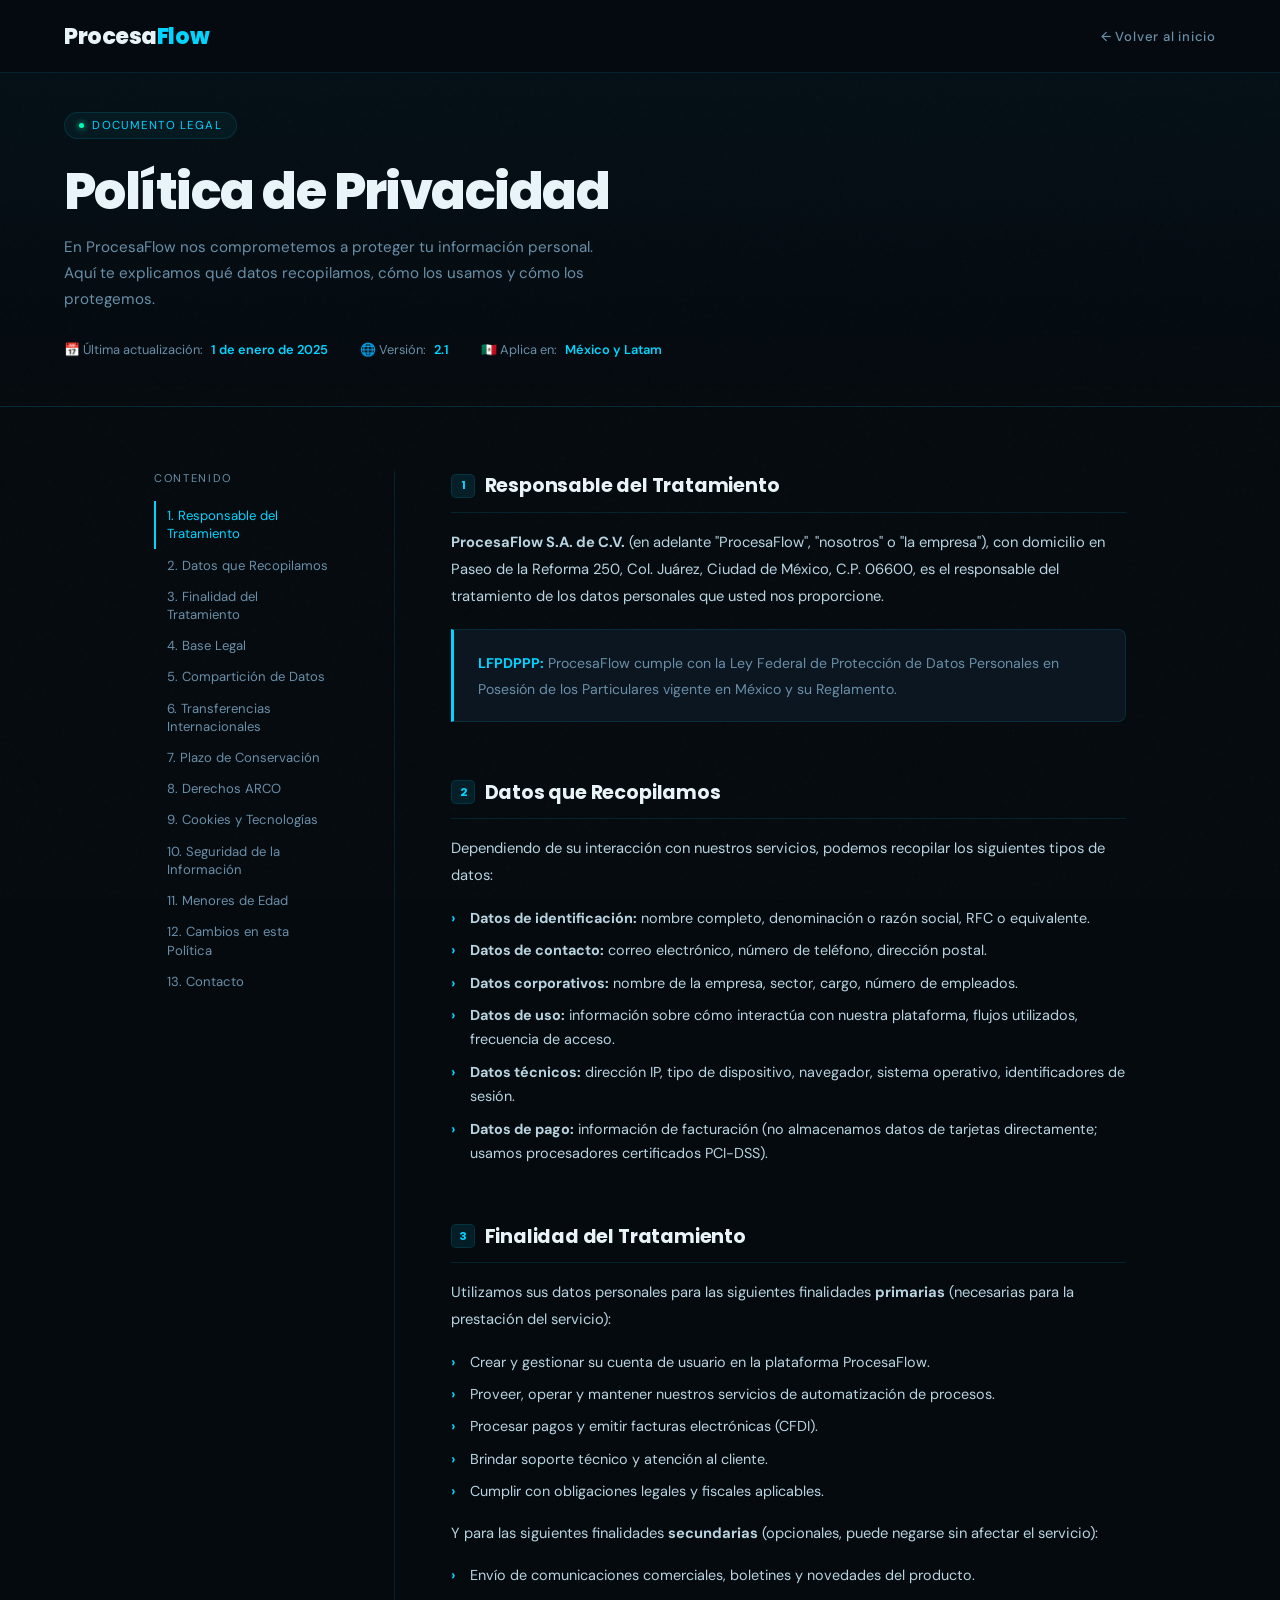
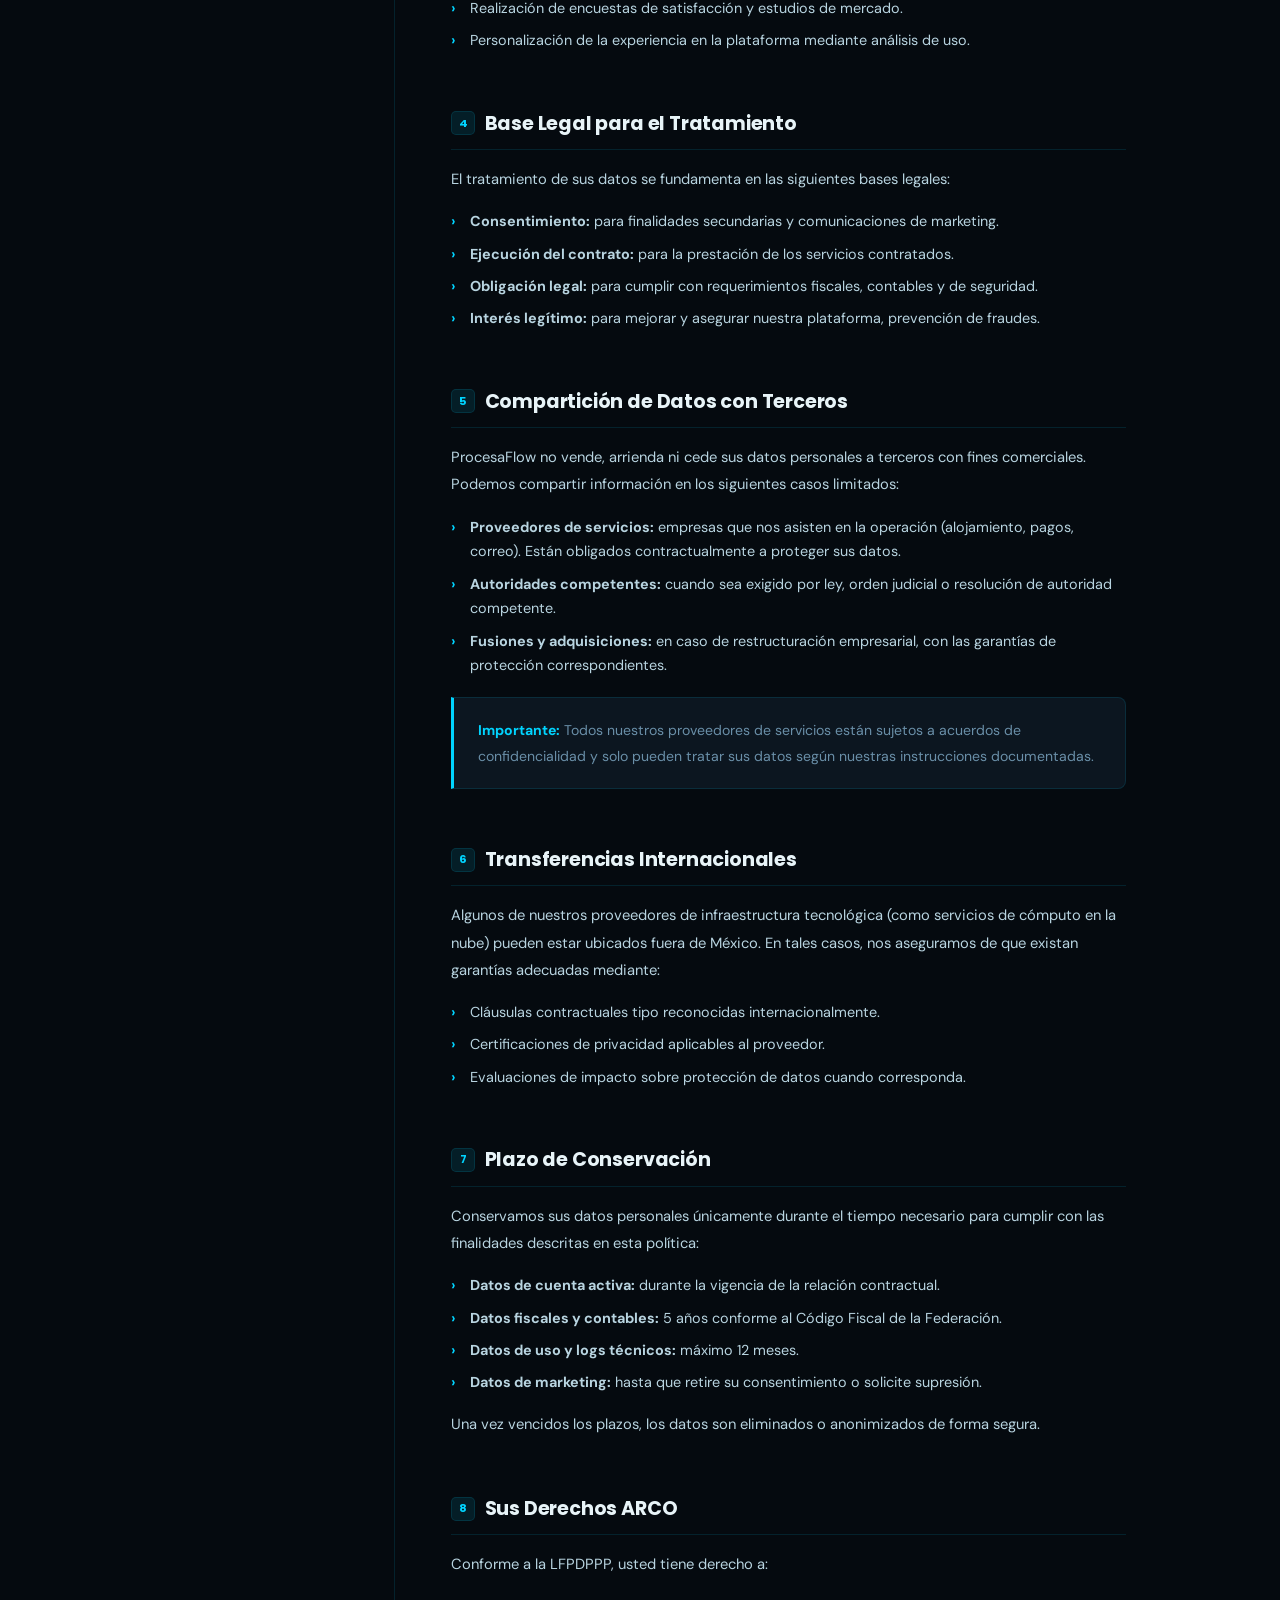
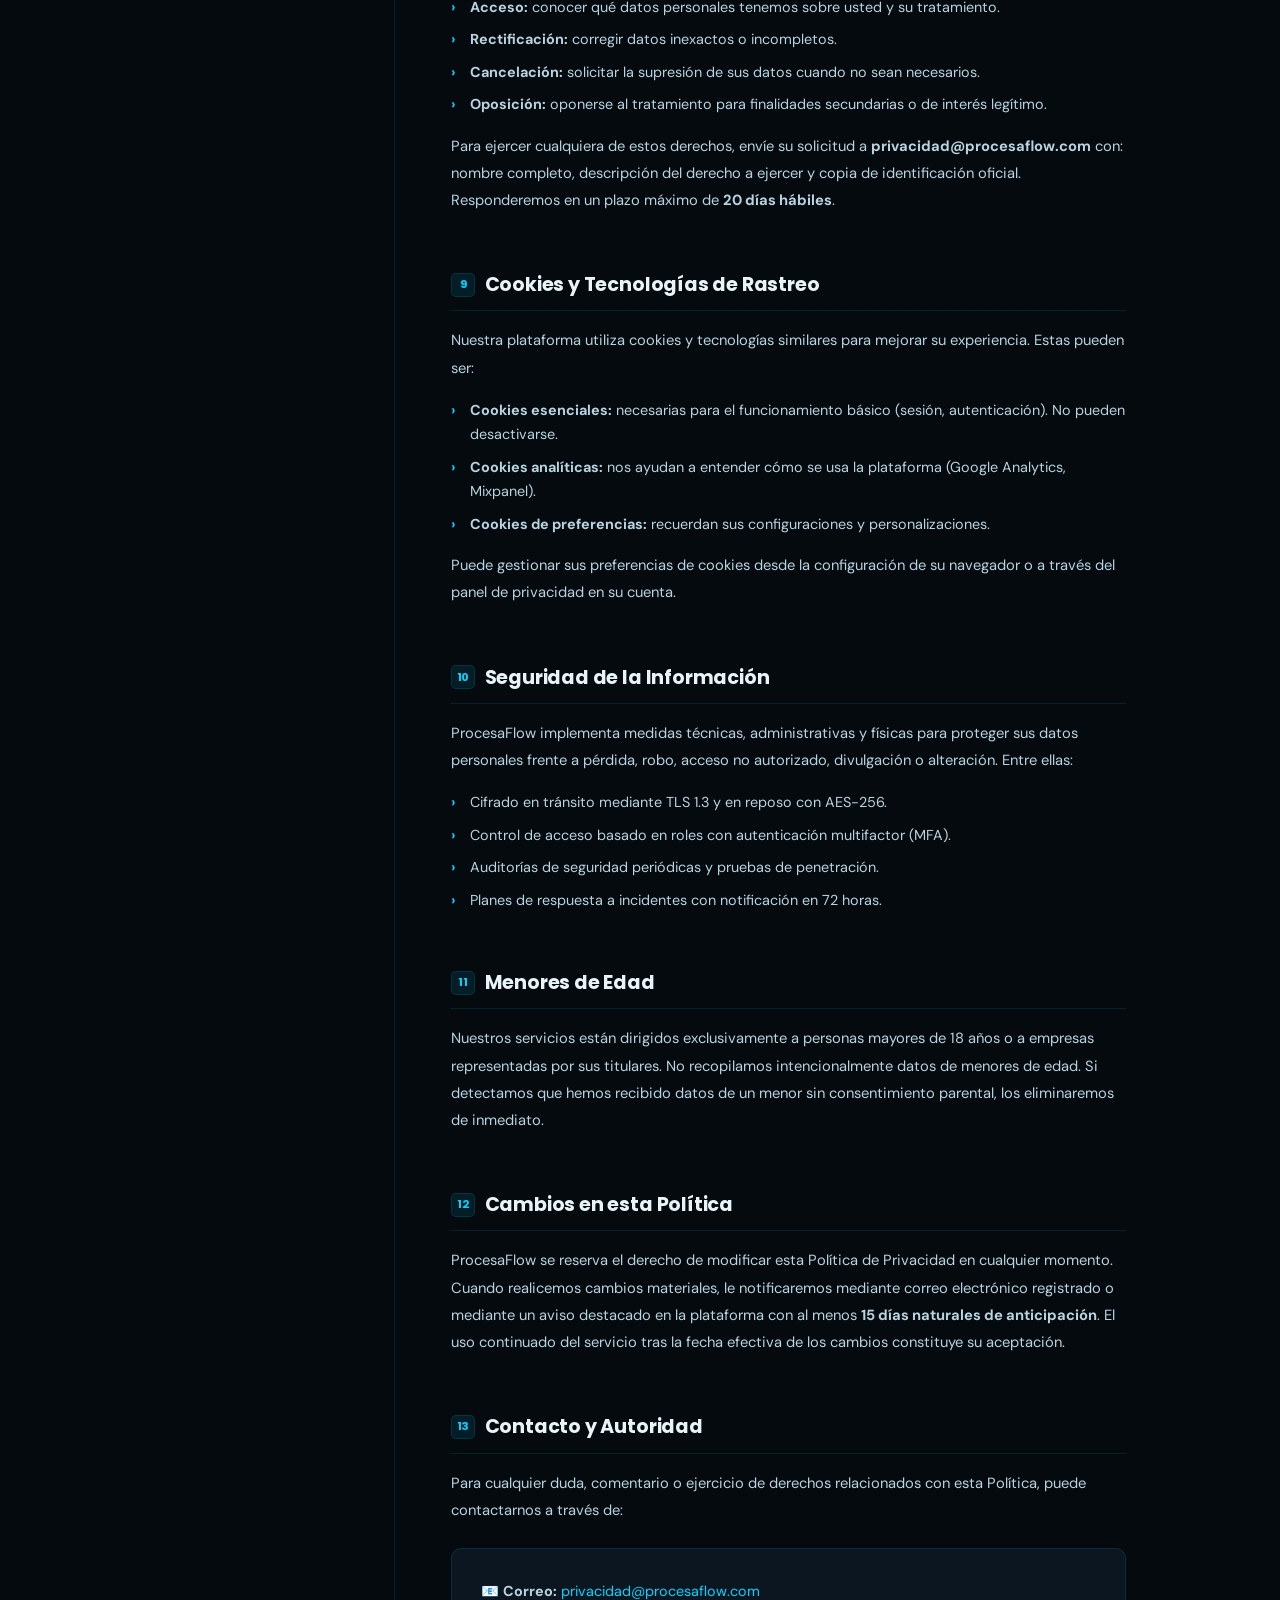
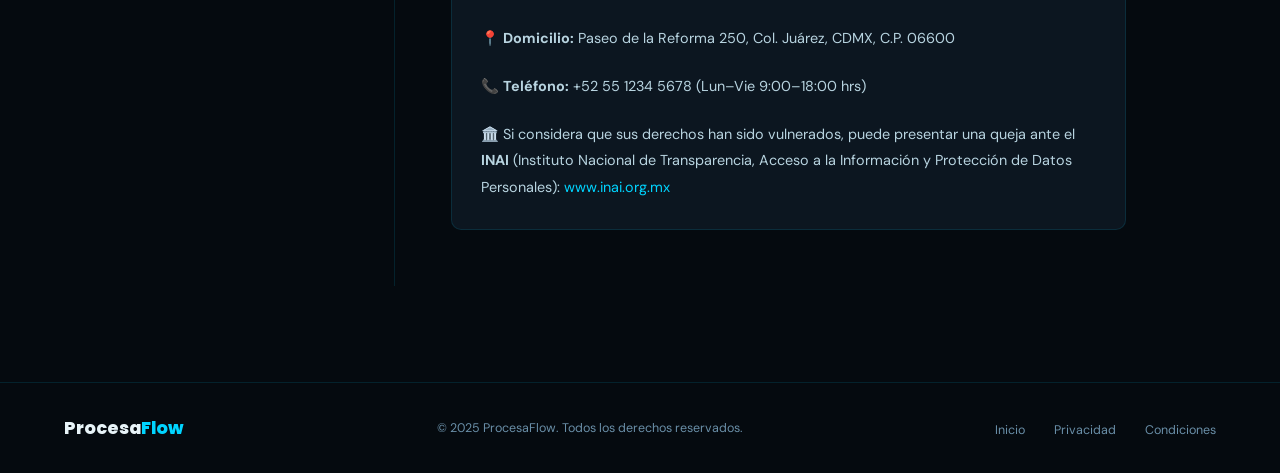
<file: politica-privacidad.html>
<!DOCTYPE html>
<html lang="es">
<head>
  <meta charset="UTF-8" />
  <meta name="viewport" content="width=device-width, initial-scale=1.0"/>
  <title>Política de Privacidad — ProcesaFlow</title>
  <link href="https://fonts.googleapis.com/css2?family=Poppins:wght@400;600;700;800&family=DM+Sans:ital,wght@0,300;0,400;0,500;1,300&display=swap" rel="stylesheet"/>
  <style>
    :root {
      --bg: #050a0f;
      --surface: #0c1620;
      --surface2: #111e2b;
      --accent: #00d4ff;
      --accent3: #00ffb2;
      --text: #e8f4f8;
      --muted: #6a8fa8;
      --border: rgba(0, 212, 255, 0.12);
    }

    *, *::before, *::after { box-sizing: border-box; margin: 0; padding: 0; }
    html { scroll-behavior: smooth; }

    body {
      font-family: 'DM Sans', sans-serif;
      background: var(--bg);
      color: var(--text);
      overflow-x: hidden;
    }

    body::before {
      content: '';
      position: fixed;
      inset: 0;
      background-image: url("data:image/svg+xml,%3Csvg viewBox='0 0 256 256' xmlns='http://www.w3.org/2000/svg'%3E%3Cfilter id='noise'%3E%3CfeTurbulence type='fractalNoise' baseFrequency='0.9' numOctaves='4' stitchTiles='stitch'/%3E%3C/filter%3E%3Crect width='100%25' height='100%25' filter='url(%23noise)' opacity='0.04'/%3E%3C/svg%3E");
      pointer-events: none;
      z-index: 0;
      opacity: 0.5;
    }

    /* NAV */
    nav {
      position: fixed;
      top: 0; left: 0; right: 0;
      z-index: 100;
      display: flex;
      justify-content: space-between;
      align-items: center;
      padding: 1.2rem 4rem;
      background: rgba(5, 10, 15, 0.9);
      backdrop-filter: blur(16px);
      border-bottom: 1px solid var(--border);
    }

    .nav-logo {
      font-family: 'Poppins', sans-serif;
      font-weight: 800;
      font-size: 1.4rem;
      letter-spacing: -0.02em;
      color: var(--text);
      text-decoration: none;
    }
    .nav-logo span { color: var(--accent); }

    .nav-back {
      display: flex;
      align-items: center;
      gap: 0.5rem;
      font-size: 0.82rem;
      font-weight: 500;
      letter-spacing: 0.06em;
      color: var(--muted);
      text-decoration: none;
      transition: color 0.2s;
    }
    .nav-back:hover { color: var(--accent); }

    /* HERO BANNER */
    .page-hero {
      padding: 7rem 4rem 3rem;
      position: relative;
      border-bottom: 1px solid var(--border);
      background: linear-gradient(180deg, rgba(0,212,255,0.04) 0%, transparent 100%);
    }

    .page-tag {
      display: inline-flex;
      align-items: center;
      gap: 0.5rem;
      padding: 0.3rem 0.9rem;
      border: 1px solid var(--border);
      border-radius: 100px;
      background: rgba(0,212,255,0.05);
      font-size: 0.72rem;
      letter-spacing: 0.1em;
      text-transform: uppercase;
      color: var(--accent);
      margin-bottom: 1.5rem;
    }
    .page-tag::before {
      content: '';
      width: 5px; height: 5px;
      border-radius: 50%;
      background: var(--accent3);
      box-shadow: 0 0 6px var(--accent3);
    }

    .page-hero h1 {
      font-family: 'Poppins', sans-serif;
      font-size: clamp(2rem, 4vw, 3.2rem);
      font-weight: 800;
      letter-spacing: -0.03em;
      line-height: 1.1;
      margin-bottom: 1rem;
      animation: fadeUp 0.7s ease both;
    }

    .page-hero p {
      color: var(--muted);
      font-size: 0.95rem;
      line-height: 1.7;
      max-width: 560px;
      animation: fadeUp 0.7s 0.1s ease both;
    }

    .page-meta {
      display: flex;
      gap: 2rem;
      margin-top: 1.8rem;
      flex-wrap: wrap;
      animation: fadeUp 0.7s 0.2s ease both;
    }

    .meta-item {
      display: flex;
      align-items: center;
      gap: 0.5rem;
      font-size: 0.8rem;
      color: var(--muted);
    }
    .meta-item span { color: var(--accent); font-weight: 600; }

    /* LAYOUT */
    .doc-layout {
      display: grid;
      grid-template-columns: 240px 1fr;
      gap: 0;
      max-width: 1100px;
      margin: 0 auto;
      padding: 4rem 4rem 6rem;
      position: relative;
      z-index: 1;
    }

    /* SIDEBAR TOC */
    .toc {
      position: sticky;
      top: 5rem;
      align-self: start;
      padding-right: 3rem;
    }

    .toc-title {
      font-size: 0.7rem;
      letter-spacing: 0.15em;
      text-transform: uppercase;
      color: var(--muted);
      margin-bottom: 1rem;
    }

    .toc-list { list-style: none; }
    .toc-list li { margin-bottom: 0.1rem; }
    .toc-list a {
      font-size: 0.82rem;
      color: var(--muted);
      text-decoration: none;
      display: block;
      padding: 0.35rem 0.7rem;
      border-left: 2px solid transparent;
      transition: color 0.2s, border-color 0.2s;
      line-height: 1.4;
    }
    .toc-list a:hover,
    .toc-list a.active { color: var(--accent); border-left-color: var(--accent); }

    /* CONTENT */
    .doc-content { border-left: 1px solid var(--border); padding-left: 3.5rem; }

    .doc-section {
      margin-bottom: 3.5rem;
      animation: fadeUp 0.6s ease both;
    }

    .doc-section h2 {
      font-family: 'Poppins', sans-serif;
      font-size: 1.2rem;
      font-weight: 700;
      letter-spacing: -0.01em;
      margin-bottom: 1rem;
      padding-bottom: 0.7rem;
      border-bottom: 1px solid var(--border);
      display: flex;
      align-items: center;
      gap: 0.6rem;
    }

    .section-num {
      display: inline-flex;
      align-items: center;
      justify-content: center;
      width: 24px; height: 24px;
      border-radius: 5px;
      background: rgba(0,212,255,0.1);
      border: 1px solid var(--border);
      font-size: 0.7rem;
      font-family: 'Poppins', sans-serif;
      font-weight: 700;
      color: var(--accent);
      flex-shrink: 0;
    }

    .doc-section p {
      font-size: 0.92rem;
      line-height: 1.85;
      color: #b8d4e0;
      margin-bottom: 1rem;
    }

    .doc-section ul {
      list-style: none;
      margin: 0.8rem 0 1rem;
      display: flex;
      flex-direction: column;
      gap: 0.5rem;
    }

    .doc-section ul li {
      font-size: 0.9rem;
      line-height: 1.7;
      color: #b8d4e0;
      padding-left: 1.2rem;
      position: relative;
    }
    .doc-section ul li::before {
      content: '›';
      position: absolute;
      left: 0;
      color: var(--accent);
      font-weight: 700;
    }

    .highlight-box {
      background: var(--surface);
      border: 1px solid var(--border);
      border-left: 3px solid var(--accent);
      border-radius: 0 8px 8px 0;
      padding: 1.2rem 1.5rem;
      margin: 1.2rem 0;
    }

    .highlight-box p {
      margin: 0;
      font-size: 0.88rem;
      color: var(--muted);
    }

    .highlight-box strong { color: var(--accent); }

    /* CONTACT BLOCK */
    .contact-block {
      background: var(--surface);
      border: 1px solid var(--border);
      border-radius: 10px;
      padding: 1.8rem;
      margin-top: 1.5rem;
    }

    .contact-block p { margin: 0; font-size: 0.9rem; }
    .contact-block a { color: var(--accent); text-decoration: none; }
    .contact-block a:hover { text-decoration: underline; }

    /* FOOTER */
    footer {
      border-top: 1px solid var(--border);
      padding: 2rem 4rem;
      display: flex;
      justify-content: space-between;
      align-items: center;
      flex-wrap: wrap;
      gap: 1rem;
      position: relative;
      z-index: 1;
    }

    .footer-logo {
      font-family: 'Poppins', sans-serif;
      font-weight: 800;
      font-size: 1.1rem;
    }
    .footer-logo span { color: var(--accent); }
    footer p { font-size: 0.78rem; color: var(--muted); }

    .footer-links { display: flex; gap: 1.8rem; list-style: none; }
    .footer-links a {
      font-size: 0.78rem;
      color: var(--muted);
      text-decoration: none;
      transition: color 0.2s;
    }
    .footer-links a:hover { color: var(--accent); }

    @keyframes fadeUp {
      from { opacity: 0; transform: translateY(20px); }
      to   { opacity: 1; transform: translateY(0); }
    }

    @media (max-width: 860px) {
      nav { padding: 1rem 1.5rem; }
      .page-hero { padding: 6rem 1.5rem 2.5rem; }
      .doc-layout { grid-template-columns: 1fr; padding: 3rem 1.5rem; }
      .toc { display: none; }
      .doc-content { border-left: none; padding-left: 0; }
      footer { padding: 2rem 1.5rem; flex-direction: column; text-align: center; }
    }
  </style>
</head>
<body>

  <nav>
    <a href="procesaflow.html" class="nav-logo">Procesa<span>Flow</span></a>
    <a href="procesaflow.html" class="nav-back">← Volver al inicio</a>
  </nav>

  <div class="page-hero">
    <div class="page-tag">Documento Legal</div>
    <h1>Política de Privacidad</h1>
    <p>En ProcesaFlow nos comprometemos a proteger tu información personal. Aquí te explicamos qué datos recopilamos, cómo los usamos y cómo los protegemos.</p>
    <div class="page-meta">
      <div class="meta-item">📅 Última actualización: <span>1 de enero de 2025</span></div>
      <div class="meta-item">🌐 Versión: <span>2.1</span></div>
      <div class="meta-item">🇲🇽 Aplica en: <span>México y Latam</span></div>
    </div>
  </div>

  <div class="doc-layout">

    <!-- TOC -->
    <aside class="toc">
      <p class="toc-title">Contenido</p>
      <ul class="toc-list">
        <li><a href="#s1">1. Responsable del Tratamiento</a></li>
        <li><a href="#s2">2. Datos que Recopilamos</a></li>
        <li><a href="#s3">3. Finalidad del Tratamiento</a></li>
        <li><a href="#s4">4. Base Legal</a></li>
        <li><a href="#s5">5. Compartición de Datos</a></li>
        <li><a href="#s6">6. Transferencias Internacionales</a></li>
        <li><a href="#s7">7. Plazo de Conservación</a></li>
        <li><a href="#s8">8. Derechos ARCO</a></li>
        <li><a href="#s9">9. Cookies y Tecnologías</a></li>
        <li><a href="#s10">10. Seguridad de la Información</a></li>
        <li><a href="#s11">11. Menores de Edad</a></li>
        <li><a href="#s12">12. Cambios en esta Política</a></li>
        <li><a href="#s13">13. Contacto</a></li>
      </ul>
    </aside>

    <!-- CONTENT -->
    <div class="doc-content">

      <div class="doc-section" id="s1">
        <h2><span class="section-num">1</span> Responsable del Tratamiento</h2>
        <p><strong>ProcesaFlow S.A. de C.V.</strong> (en adelante "ProcesaFlow", "nosotros" o "la empresa"), con domicilio en Paseo de la Reforma 250, Col. Juárez, Ciudad de México, C.P. 06600, es el responsable del tratamiento de los datos personales que usted nos proporcione.</p>
        <div class="highlight-box">
          <p><strong>LFPDPPP:</strong> ProcesaFlow cumple con la Ley Federal de Protección de Datos Personales en Posesión de los Particulares vigente en México y su Reglamento.</p>
        </div>
      </div>

      <div class="doc-section" id="s2">
        <h2><span class="section-num">2</span> Datos que Recopilamos</h2>
        <p>Dependiendo de su interacción con nuestros servicios, podemos recopilar los siguientes tipos de datos:</p>
        <ul>
          <li><strong>Datos de identificación:</strong> nombre completo, denominación o razón social, RFC o equivalente.</li>
          <li><strong>Datos de contacto:</strong> correo electrónico, número de teléfono, dirección postal.</li>
          <li><strong>Datos corporativos:</strong> nombre de la empresa, sector, cargo, número de empleados.</li>
          <li><strong>Datos de uso:</strong> información sobre cómo interactúa con nuestra plataforma, flujos utilizados, frecuencia de acceso.</li>
          <li><strong>Datos técnicos:</strong> dirección IP, tipo de dispositivo, navegador, sistema operativo, identificadores de sesión.</li>
          <li><strong>Datos de pago:</strong> información de facturación (no almacenamos datos de tarjetas directamente; usamos procesadores certificados PCI-DSS).</li>
        </ul>
      </div>

      <div class="doc-section" id="s3">
        <h2><span class="section-num">3</span> Finalidad del Tratamiento</h2>
        <p>Utilizamos sus datos personales para las siguientes finalidades <strong>primarias</strong> (necesarias para la prestación del servicio):</p>
        <ul>
          <li>Crear y gestionar su cuenta de usuario en la plataforma ProcesaFlow.</li>
          <li>Proveer, operar y mantener nuestros servicios de automatización de procesos.</li>
          <li>Procesar pagos y emitir facturas electrónicas (CFDI).</li>
          <li>Brindar soporte técnico y atención al cliente.</li>
          <li>Cumplir con obligaciones legales y fiscales aplicables.</li>
        </ul>
        <p>Y para las siguientes finalidades <strong>secundarias</strong> (opcionales, puede negarse sin afectar el servicio):</p>
        <ul>
          <li>Envío de comunicaciones comerciales, boletines y novedades del producto.</li>
          <li>Realización de encuestas de satisfacción y estudios de mercado.</li>
          <li>Personalización de la experiencia en la plataforma mediante análisis de uso.</li>
        </ul>
      </div>

      <div class="doc-section" id="s4">
        <h2><span class="section-num">4</span> Base Legal para el Tratamiento</h2>
        <p>El tratamiento de sus datos se fundamenta en las siguientes bases legales:</p>
        <ul>
          <li><strong>Consentimiento:</strong> para finalidades secundarias y comunicaciones de marketing.</li>
          <li><strong>Ejecución del contrato:</strong> para la prestación de los servicios contratados.</li>
          <li><strong>Obligación legal:</strong> para cumplir con requerimientos fiscales, contables y de seguridad.</li>
          <li><strong>Interés legítimo:</strong> para mejorar y asegurar nuestra plataforma, prevención de fraudes.</li>
        </ul>
      </div>

      <div class="doc-section" id="s5">
        <h2><span class="section-num">5</span> Compartición de Datos con Terceros</h2>
        <p>ProcesaFlow no vende, arrienda ni cede sus datos personales a terceros con fines comerciales. Podemos compartir información en los siguientes casos limitados:</p>
        <ul>
          <li><strong>Proveedores de servicios:</strong> empresas que nos asisten en la operación (alojamiento, pagos, correo). Están obligados contractualmente a proteger sus datos.</li>
          <li><strong>Autoridades competentes:</strong> cuando sea exigido por ley, orden judicial o resolución de autoridad competente.</li>
          <li><strong>Fusiones y adquisiciones:</strong> en caso de restructuración empresarial, con las garantías de protección correspondientes.</li>
        </ul>
        <div class="highlight-box">
          <p><strong>Importante:</strong> Todos nuestros proveedores de servicios están sujetos a acuerdos de confidencialidad y solo pueden tratar sus datos según nuestras instrucciones documentadas.</p>
        </div>
      </div>

      <div class="doc-section" id="s6">
        <h2><span class="section-num">6</span> Transferencias Internacionales</h2>
        <p>Algunos de nuestros proveedores de infraestructura tecnológica (como servicios de cómputo en la nube) pueden estar ubicados fuera de México. En tales casos, nos aseguramos de que existan garantías adecuadas mediante:</p>
        <ul>
          <li>Cláusulas contractuales tipo reconocidas internacionalmente.</li>
          <li>Certificaciones de privacidad aplicables al proveedor.</li>
          <li>Evaluaciones de impacto sobre protección de datos cuando corresponda.</li>
        </ul>
      </div>

      <div class="doc-section" id="s7">
        <h2><span class="section-num">7</span> Plazo de Conservación</h2>
        <p>Conservamos sus datos personales únicamente durante el tiempo necesario para cumplir con las finalidades descritas en esta política:</p>
        <ul>
          <li><strong>Datos de cuenta activa:</strong> durante la vigencia de la relación contractual.</li>
          <li><strong>Datos fiscales y contables:</strong> 5 años conforme al Código Fiscal de la Federación.</li>
          <li><strong>Datos de uso y logs técnicos:</strong> máximo 12 meses.</li>
          <li><strong>Datos de marketing:</strong> hasta que retire su consentimiento o solicite supresión.</li>
        </ul>
        <p>Una vez vencidos los plazos, los datos son eliminados o anonimizados de forma segura.</p>
      </div>

      <div class="doc-section" id="s8">
        <h2><span class="section-num">8</span> Sus Derechos ARCO</h2>
        <p>Conforme a la LFPDPPP, usted tiene derecho a:</p>
        <ul>
          <li><strong>Acceso:</strong> conocer qué datos personales tenemos sobre usted y su tratamiento.</li>
          <li><strong>Rectificación:</strong> corregir datos inexactos o incompletos.</li>
          <li><strong>Cancelación:</strong> solicitar la supresión de sus datos cuando no sean necesarios.</li>
          <li><strong>Oposición:</strong> oponerse al tratamiento para finalidades secundarias o de interés legítimo.</li>
        </ul>
        <p>Para ejercer cualquiera de estos derechos, envíe su solicitud a <strong>privacidad@procesaflow.com</strong> con: nombre completo, descripción del derecho a ejercer y copia de identificación oficial. Responderemos en un plazo máximo de <strong>20 días hábiles</strong>.</p>
      </div>

      <div class="doc-section" id="s9">
        <h2><span class="section-num">9</span> Cookies y Tecnologías de Rastreo</h2>
        <p>Nuestra plataforma utiliza cookies y tecnologías similares para mejorar su experiencia. Estas pueden ser:</p>
        <ul>
          <li><strong>Cookies esenciales:</strong> necesarias para el funcionamiento básico (sesión, autenticación). No pueden desactivarse.</li>
          <li><strong>Cookies analíticas:</strong> nos ayudan a entender cómo se usa la plataforma (Google Analytics, Mixpanel).</li>
          <li><strong>Cookies de preferencias:</strong> recuerdan sus configuraciones y personalizaciones.</li>
        </ul>
        <p>Puede gestionar sus preferencias de cookies desde la configuración de su navegador o a través del panel de privacidad en su cuenta.</p>
      </div>

      <div class="doc-section" id="s10">
        <h2><span class="section-num">10</span> Seguridad de la Información</h2>
        <p>ProcesaFlow implementa medidas técnicas, administrativas y físicas para proteger sus datos personales frente a pérdida, robo, acceso no autorizado, divulgación o alteración. Entre ellas:</p>
        <ul>
          <li>Cifrado en tránsito mediante TLS 1.3 y en reposo con AES-256.</li>
          <li>Control de acceso basado en roles con autenticación multifactor (MFA).</li>
          <li>Auditorías de seguridad periódicas y pruebas de penetración.</li>
          <li>Planes de respuesta a incidentes con notificación en 72 horas.</li>
        </ul>
      </div>

      <div class="doc-section" id="s11">
        <h2><span class="section-num">11</span> Menores de Edad</h2>
        <p>Nuestros servicios están dirigidos exclusivamente a personas mayores de 18 años o a empresas representadas por sus titulares. No recopilamos intencionalmente datos de menores de edad. Si detectamos que hemos recibido datos de un menor sin consentimiento parental, los eliminaremos de inmediato.</p>
      </div>

      <div class="doc-section" id="s12">
        <h2><span class="section-num">12</span> Cambios en esta Política</h2>
        <p>ProcesaFlow se reserva el derecho de modificar esta Política de Privacidad en cualquier momento. Cuando realicemos cambios materiales, le notificaremos mediante correo electrónico registrado o mediante un aviso destacado en la plataforma con al menos <strong>15 días naturales de anticipación</strong>. El uso continuado del servicio tras la fecha efectiva de los cambios constituye su aceptación.</p>
      </div>

      <div class="doc-section" id="s13">
        <h2><span class="section-num">13</span> Contacto y Autoridad</h2>
        <p>Para cualquier duda, comentario o ejercicio de derechos relacionados con esta Política, puede contactarnos a través de:</p>
        <div class="contact-block">
          <p>📧 <strong>Correo:</strong> <a href="mailto:privacidad@procesaflow.com">privacidad@procesaflow.com</a></p>
          <br>
          <p>📍 <strong>Domicilio:</strong> Paseo de la Reforma 250, Col. Juárez, CDMX, C.P. 06600</p>
          <br>
          <p>📞 <strong>Teléfono:</strong> +52 55 1234 5678 (Lun–Vie 9:00–18:00 hrs)</p>
          <br>
          <p>🏛️ Si considera que sus derechos han sido vulnerados, puede presentar una queja ante el <strong>INAI</strong> (Instituto Nacional de Transparencia, Acceso a la Información y Protección de Datos Personales): <a href="https://home.inai.org.mx" target="_blank">www.inai.org.mx</a></p>
        </div>
      </div>

    </div>
  </div>

  <footer>
    <div class="footer-logo">Procesa<span>Flow</span></div>
    <p>© 2025 ProcesaFlow. Todos los derechos reservados.</p>
    <ul class="footer-links">
      <li><a href="procesaflow.html">Inicio</a></li>
      <li><a href="politica-privacidad.html">Privacidad</a></li>
      <li><a href="condiciones-servicio.html">Condiciones</a></li>
    </ul>
  </footer>

  <script>
    // Highlight active TOC link on scroll
    const sections = document.querySelectorAll('.doc-section');
    const tocLinks = document.querySelectorAll('.toc-list a');
    const observer = new IntersectionObserver(entries => {
      entries.forEach(entry => {
        if (entry.isIntersecting) {
          tocLinks.forEach(l => l.classList.remove('active'));
          const active = document.querySelector(`.toc-list a[href="#${entry.target.id}"]`);
          if (active) active.classList.add('active');
        }
      });
    }, { threshold: 0.5 });
    sections.forEach(s => observer.observe(s));
  </script>

</body>
</html>
</file>
